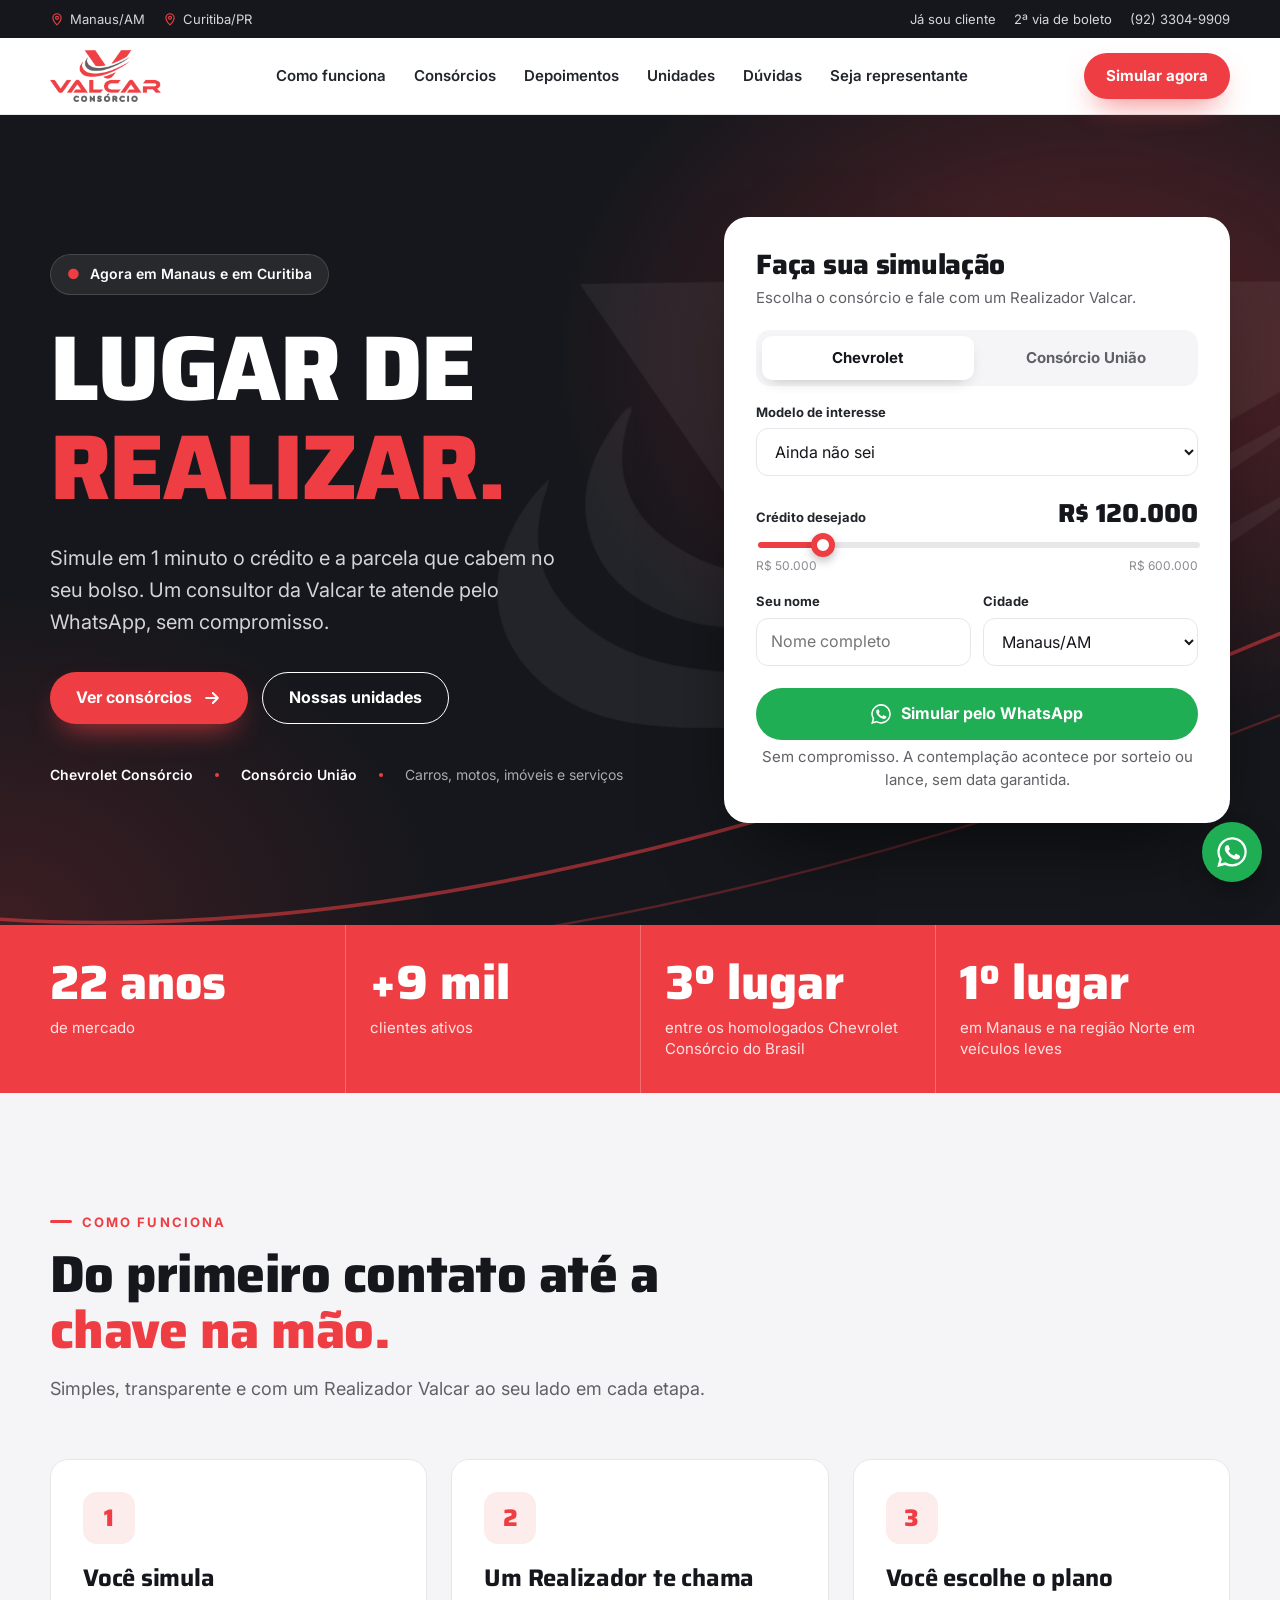
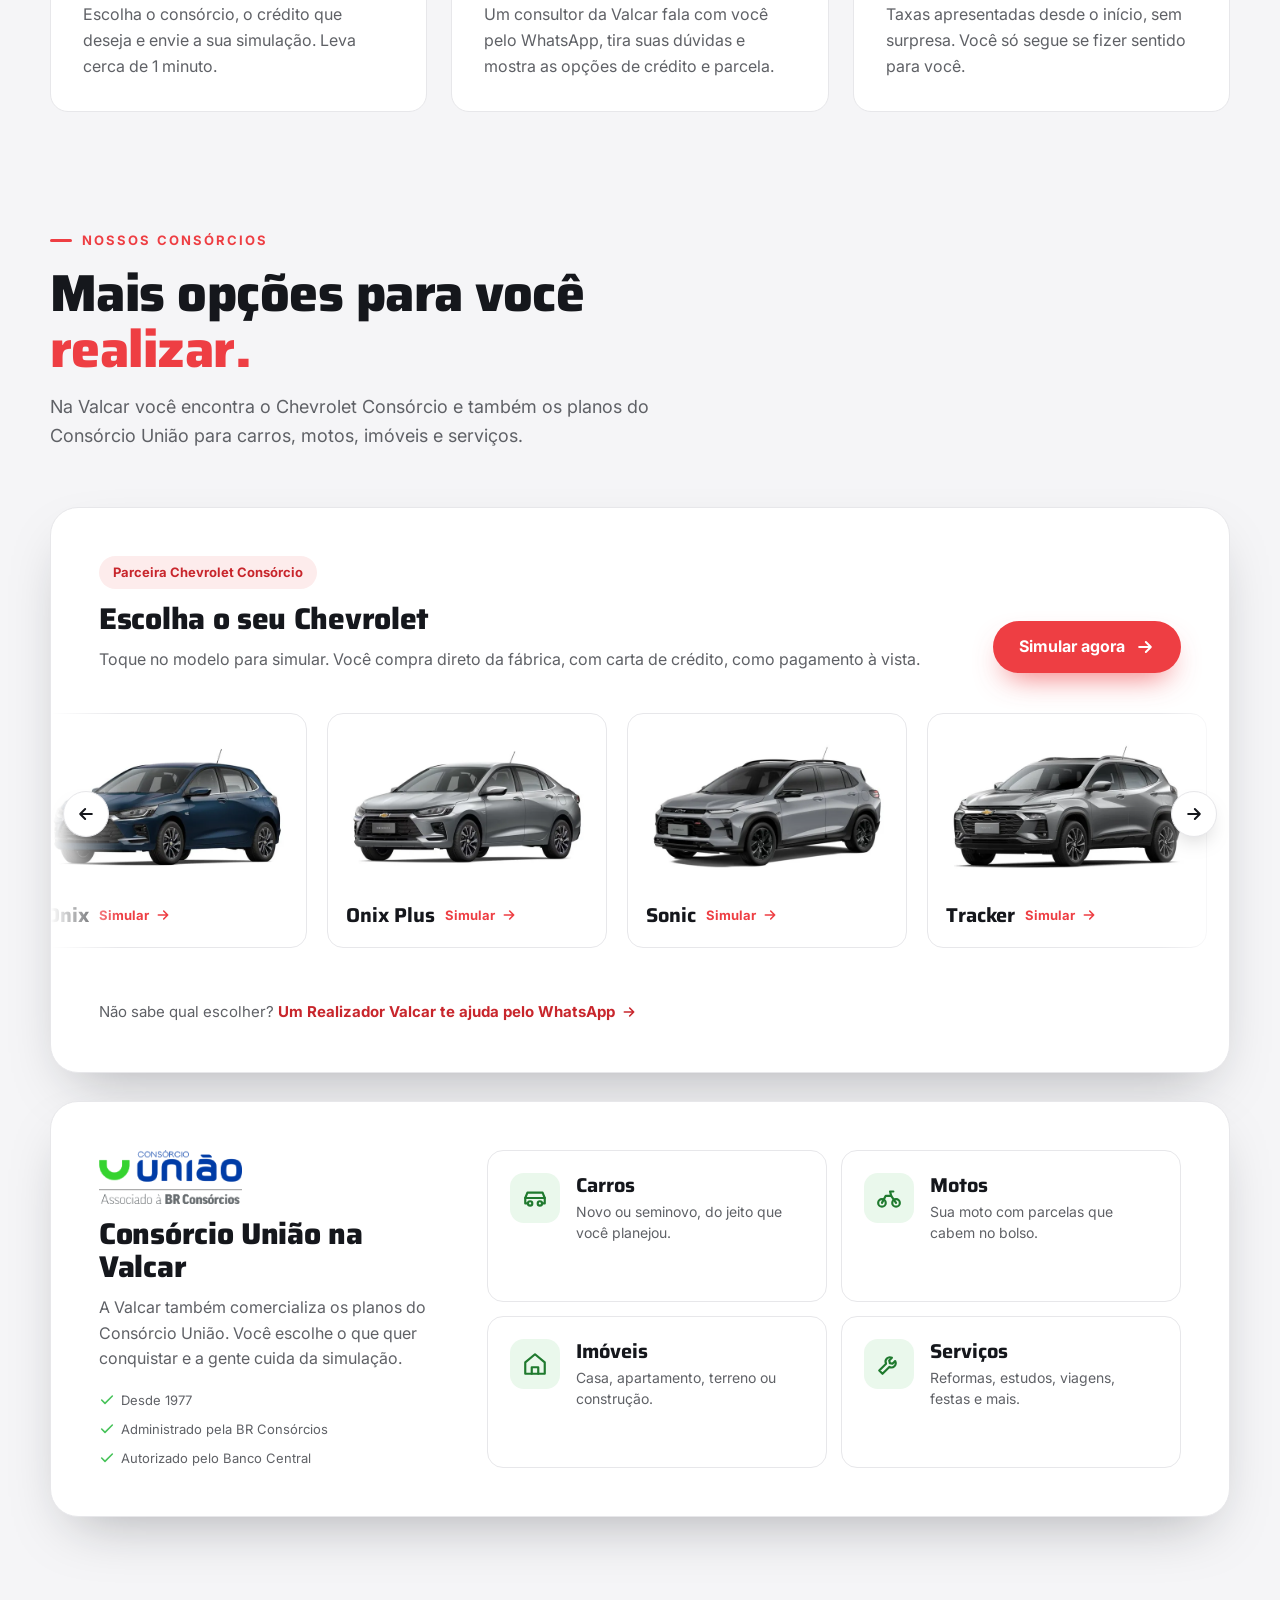
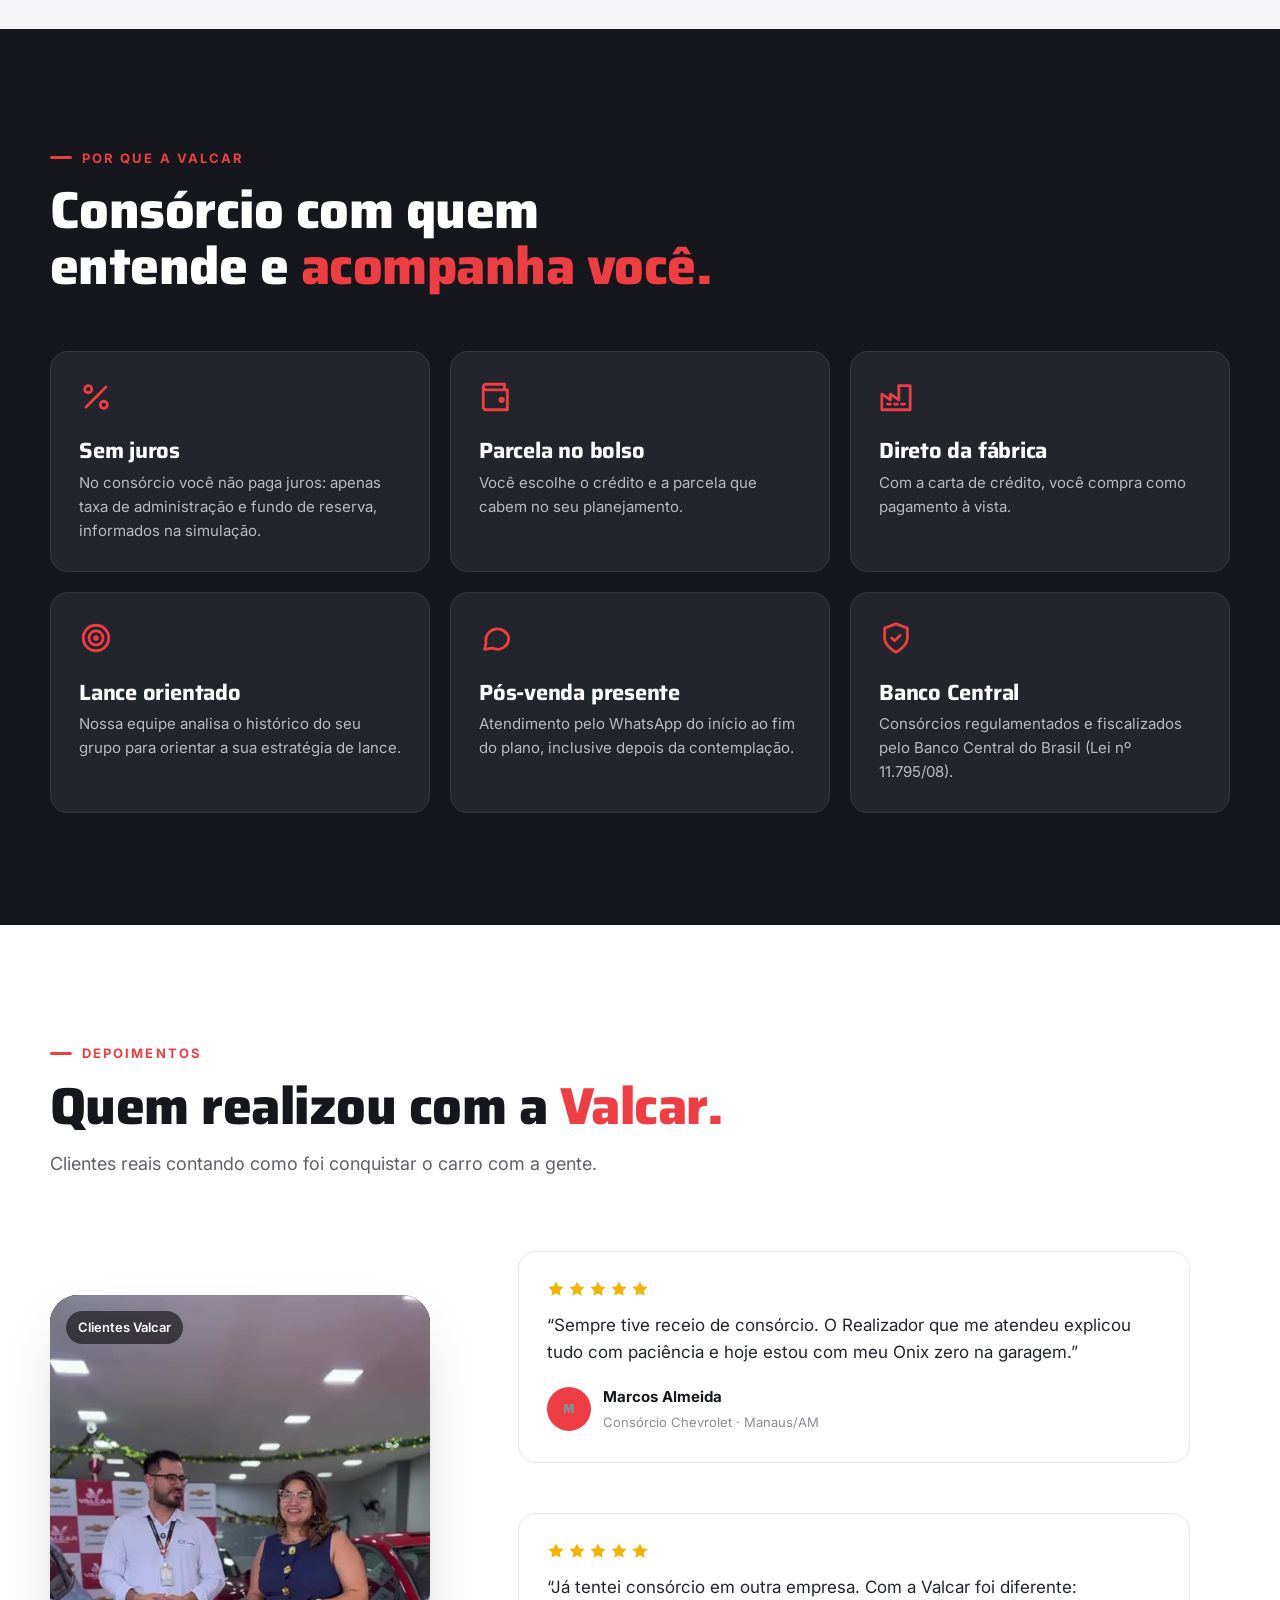
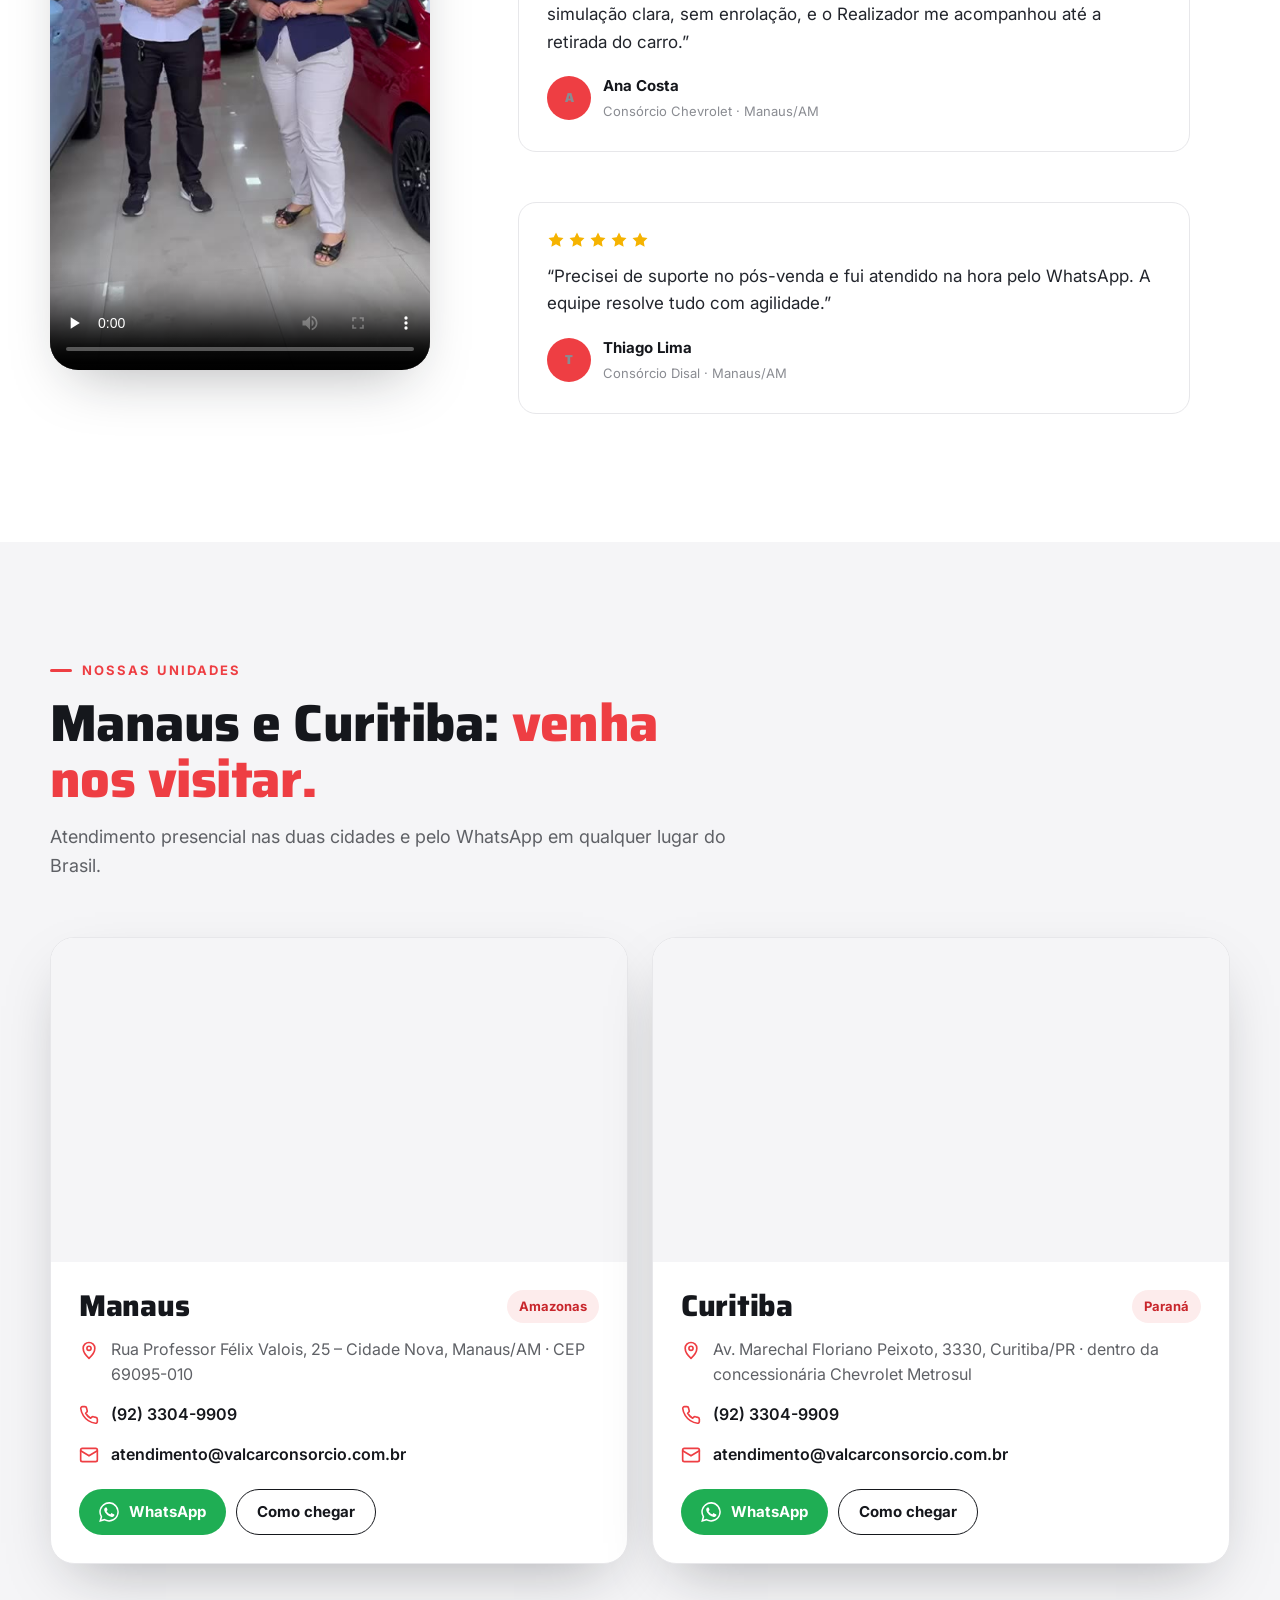
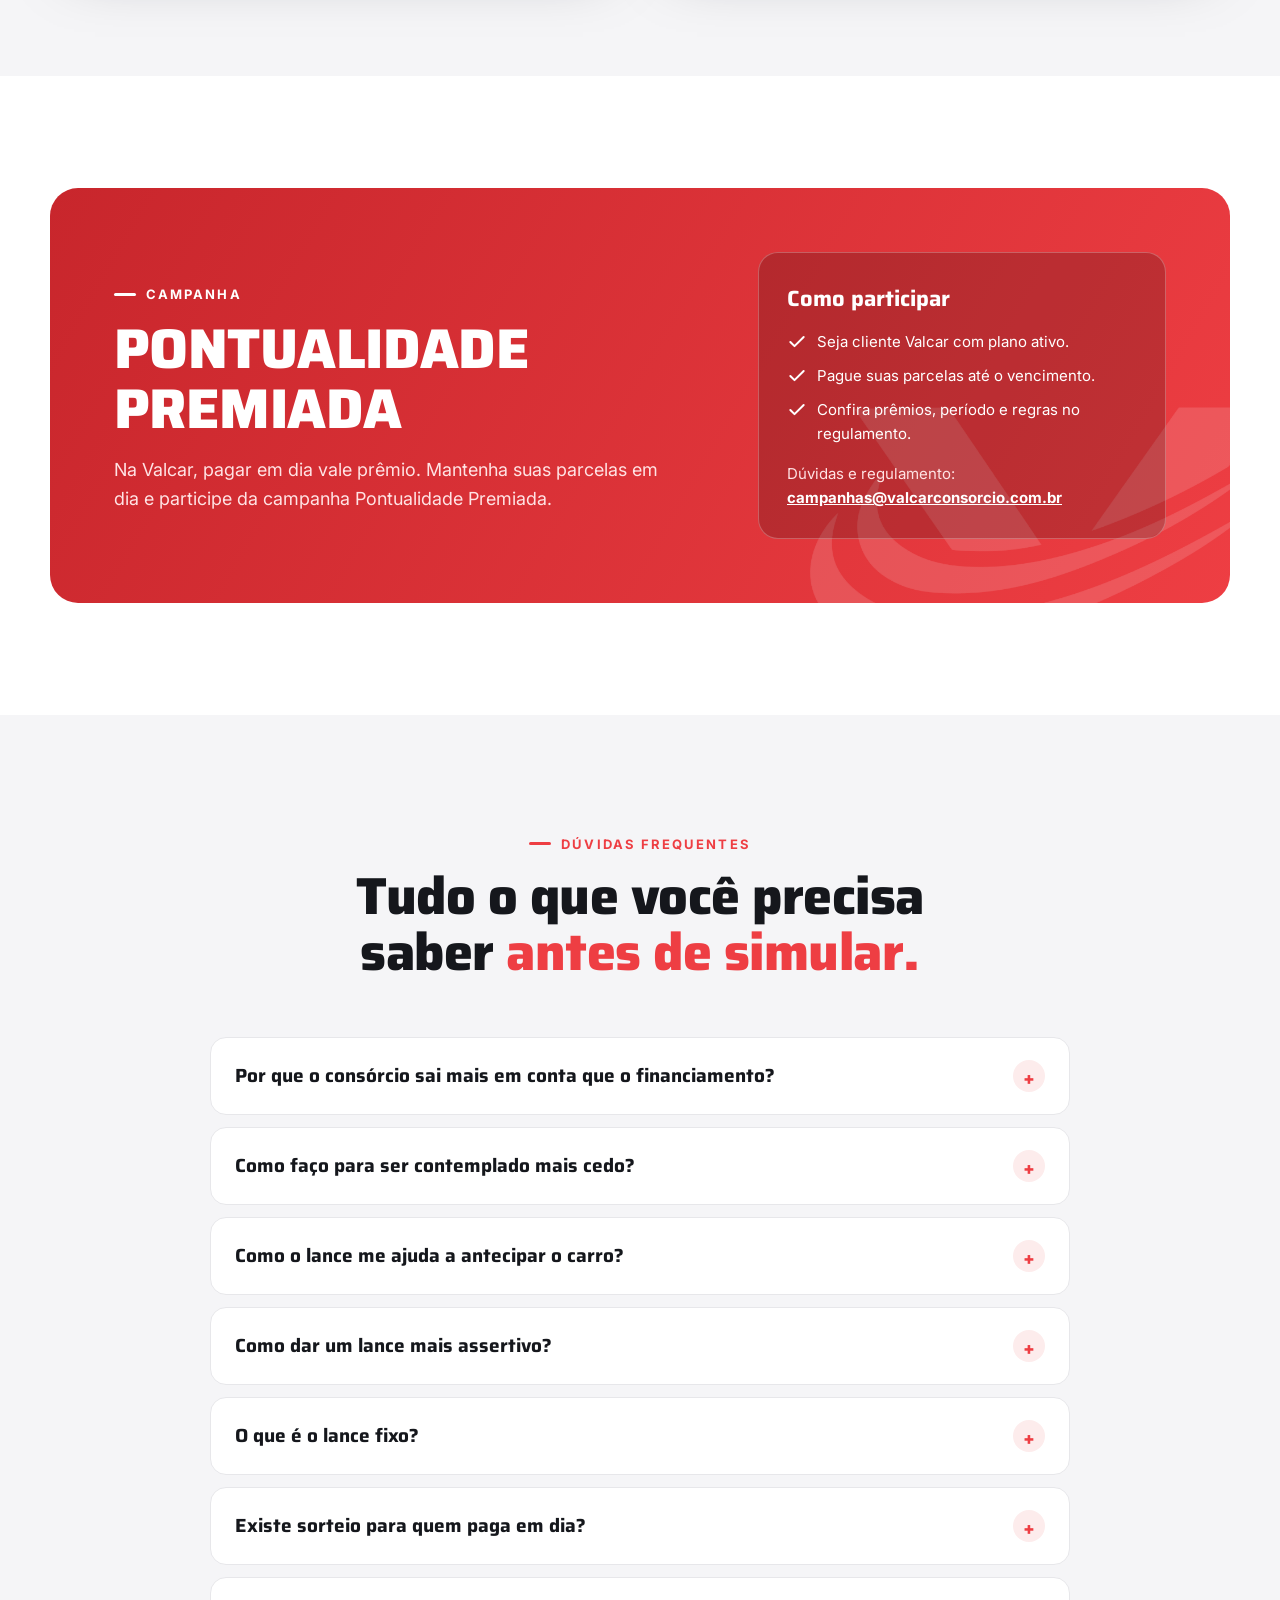
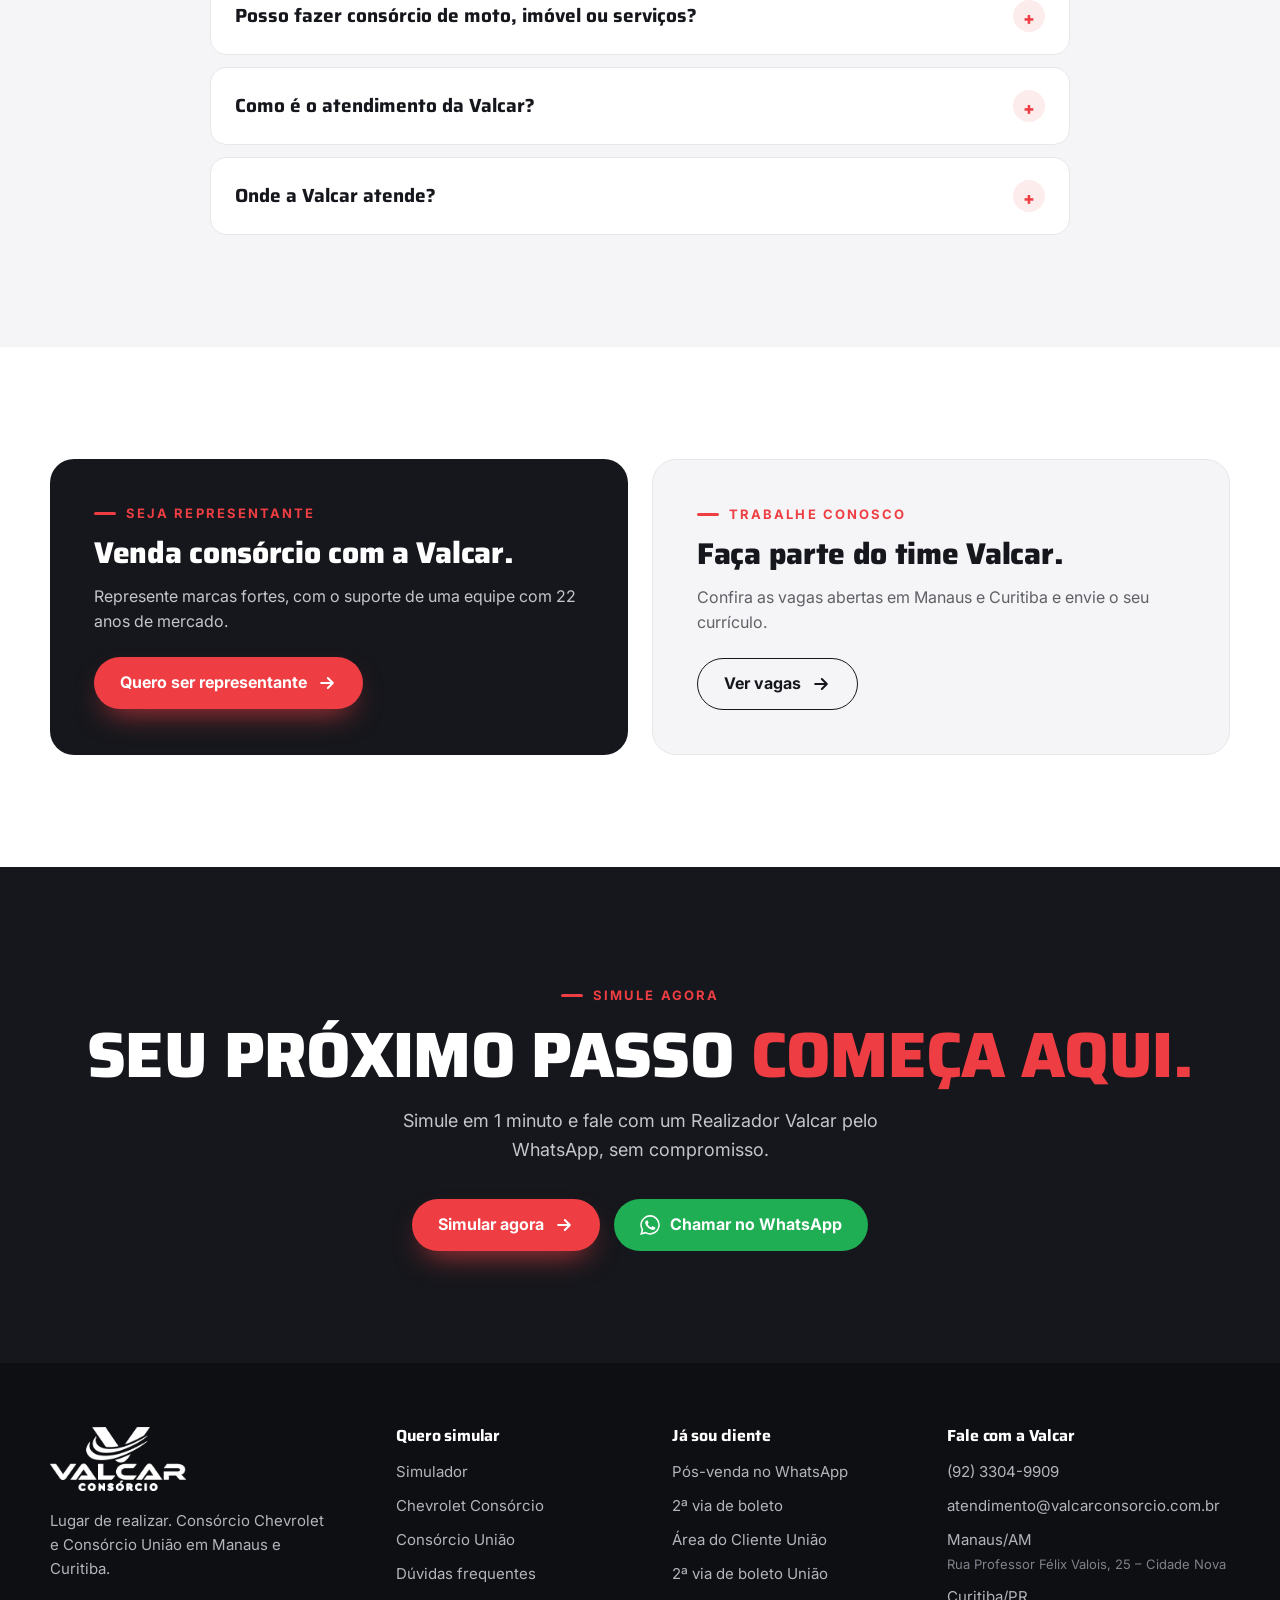
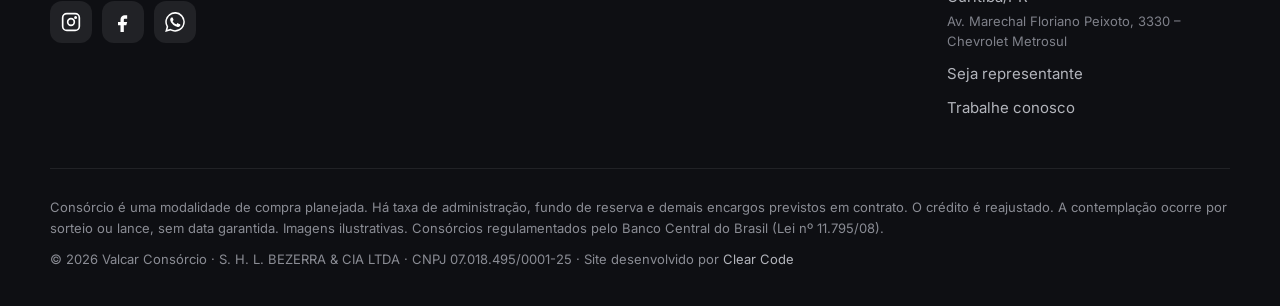
<file: index.html>
<!doctype html>
<html lang="pt-BR">
<head>
  <meta charset="utf-8">
  <meta name="viewport" content="width=device-width, initial-scale=1">
  <title>Valcar Consórcio | Lugar de realizar – Manaus e Curitiba</title>
  <meta name="description" content="Consórcio Chevrolet e Consórcio União em Manaus e Curitiba. Simule em 1 minuto o crédito e a parcela que cabem no seu bolso e fale com um consultor Valcar pelo WhatsApp.">
  <meta name="theme-color" content="#ee3e43">
  <link rel="canonical" href="https://consorciovalcar.com.br/">
  <link rel="icon" type="image/png" href="assets/img/favicon.png">
  <link rel="apple-touch-icon" href="assets/img/apple-touch-icon.png">
  <meta property="og:type" content="website">
  <meta property="og:locale" content="pt_BR">
  <meta property="og:title" content="Valcar Consórcio | Lugar de realizar">
  <meta property="og:description" content="Consórcio Chevrolet e Consórcio União em Manaus e Curitiba. Simule pelo WhatsApp, sem compromisso.">
  <meta property="og:url" content="https://consorciovalcar.com.br/">
  <meta property="og:image" content="https://consorciovalcar.com.br/assets/img/og-image.jpg">
  <meta name="twitter:card" content="summary_large_image">
  <link rel="preconnect" href="https://fonts.googleapis.com">
  <link rel="preconnect" href="https://fonts.gstatic.com" crossorigin>
  <link href="https://fonts.googleapis.com/css2?family=Inter:wght@400;500;600;700&family=Saira:wght@600;700;800&display=swap" rel="stylesheet">
  <link rel="stylesheet" href="assets/css/styles.css">
  <script type="application/ld+json">
  {
    "@context": "https://schema.org",
    "@type": "Organization",
    "name": "Valcar Consórcio",
    "legalName": "S. H. L. BEZERRA & CIA LTDA",
    "url": "https://consorciovalcar.com.br/",
    "logo": "https://consorciovalcar.com.br/assets/img/logo-valcar.png",
    "slogan": "Lugar de realizar.",
    "email": "atendimento@valcarconsorcio.com.br",
    "telephone": "+55 92 3304-9909",
    "sameAs": ["https://www.instagram.com/valcarconsorcio", "https://www.facebook.com/valcarconsorcio"],
    "location": [
      {"@type": "Place", "name": "Valcar Consórcio – Manaus", "address": {"@type": "PostalAddress", "streetAddress": "Rua Professor Félix Valois, 25 – Cidade Nova", "addressLocality": "Manaus", "addressRegion": "AM", "postalCode": "69095-010", "addressCountry": "BR"}},
      {"@type": "Place", "name": "Valcar Consórcio – Curitiba (Chevrolet Metrosul)", "address": {"@type": "PostalAddress", "streetAddress": "Av. Marechal Floriano Peixoto, 3330", "addressLocality": "Curitiba", "addressRegion": "PR", "addressCountry": "BR"}}
    ]
  }
  </script>
</head>
<body>
  <svg width="0" height="0" style="position:absolute" aria-hidden="true">
    <defs>
      <symbol id="i-pin" viewBox="0 0 24 24" fill="none" stroke="currentColor" stroke-width="2" stroke-linecap="round" stroke-linejoin="round"><path d="M12 22s7-6.1 7-12a7 7 0 1 0-14 0c0 5.9 7 12 7 12z"/><circle cx="12" cy="10" r="2.5"/></symbol>
      <symbol id="i-phone" viewBox="0 0 24 24" fill="none" stroke="currentColor" stroke-width="2" stroke-linecap="round" stroke-linejoin="round"><path d="M22 16.9v3a2 2 0 0 1-2.2 2 19.8 19.8 0 0 1-8.6-3.1 19.5 19.5 0 0 1-6-6A19.8 19.8 0 0 1 2.1 4.2 2 2 0 0 1 4.1 2h3a2 2 0 0 1 2 1.7c.1 1 .4 1.9.7 2.8a2 2 0 0 1-.5 2.1L8 9.9a16 16 0 0 0 6 6l1.3-1.3a2 2 0 0 1 2.1-.4c.9.3 1.8.6 2.8.7a2 2 0 0 1 1.7 2z"/></symbol>
      <symbol id="i-mail" viewBox="0 0 24 24" fill="none" stroke="currentColor" stroke-width="2" stroke-linecap="round" stroke-linejoin="round"><rect x="2" y="4" width="20" height="16" rx="2"/><path d="m22 7-10 6L2 7"/></symbol>
      <symbol id="i-arrow" viewBox="0 0 24 24" fill="none" stroke="currentColor" stroke-width="2.4" stroke-linecap="round" stroke-linejoin="round"><path d="M5 12h14M13 6l6 6-6 6"/></symbol>
      <symbol id="i-check" viewBox="0 0 24 24" fill="none" stroke="currentColor" stroke-width="2.4" stroke-linecap="round" stroke-linejoin="round"><path d="M20 6 9 17l-5-5"/></symbol>
      <symbol id="i-star" viewBox="0 0 24 24" fill="currentColor"><path d="m12 2 3.1 6.3 6.9 1-5 4.9 1.2 6.8L12 17.8 5.8 21l1.2-6.8-5-4.9 6.9-1z"/></symbol>
      <symbol id="i-wa" viewBox="0 0 24 24" fill="currentColor"><path d="M17.5 14.4c-.3-.1-1.8-.9-2-1s-.5-.1-.7.1-.8 1-.9 1.2-.3.2-.6.1a8.2 8.2 0 0 1-4-3.5c-.3-.5.3-.5.9-1.6.1-.2 0-.4 0-.5l-.9-2.2c-.2-.6-.5-.5-.7-.5h-.6a1.1 1.1 0 0 0-.8.4 3.4 3.4 0 0 0-1 2.5 5.9 5.9 0 0 0 1.2 3.1 13.5 13.5 0 0 0 5.2 4.6c1.9.8 2.7.9 3.6.8a3.1 3.1 0 0 0 2-1.4 2.5 2.5 0 0 0 .2-1.4c-.1-.2-.3-.3-.6-.4zM12 21.8a9.9 9.9 0 0 1-5-1.4l-.4-.2-3.7 1 1-3.6-.2-.4a9.9 9.9 0 1 1 8.3 4.6zm8.4-18.3A11.8 11.8 0 0 0 1.9 17.8L.2 24l6.4-1.7A11.8 11.8 0 0 0 23.8 12a11.7 11.7 0 0 0-3.4-8.5z"/></symbol>
      <symbol id="i-ig" viewBox="0 0 24 24" fill="none" stroke="currentColor" stroke-width="2" stroke-linecap="round" stroke-linejoin="round"><rect x="2" y="2" width="20" height="20" rx="5"/><circle cx="12" cy="12" r="4"/><circle cx="17.5" cy="6.5" r=".8" fill="currentColor"/></symbol>
      <symbol id="i-fb" viewBox="0 0 24 24" fill="currentColor"><path d="M14 8h3V4h-3a5 5 0 0 0-5 5v3H6v4h3v8h4v-8h3l1-4h-4V9a1 1 0 0 1 1-1z"/></symbol>
      <symbol id="i-car" viewBox="0 0 24 24" fill="none" stroke="currentColor" stroke-width="2" stroke-linecap="round" stroke-linejoin="round"><path d="M5 17H3v-5l2-5h14l2 5v5h-2"/><path d="M3 12h18"/><circle cx="7.5" cy="17" r="2"/><circle cx="16.5" cy="17" r="2"/></symbol>
      <symbol id="i-moto" viewBox="0 0 24 24" fill="none" stroke="currentColor" stroke-width="2" stroke-linecap="round" stroke-linejoin="round"><circle cx="5.5" cy="16.5" r="3.5"/><circle cx="18.5" cy="16.5" r="3.5"/><path d="M5.5 16.5 9 10h5l4.5 6.5"/><path d="M14 10l-1-4h3"/></symbol>
      <symbol id="i-home" viewBox="0 0 24 24" fill="none" stroke="currentColor" stroke-width="2" stroke-linecap="round" stroke-linejoin="round"><path d="M3 10.5 12 3l9 7.5V21H3z"/><path d="M9 21v-6h6v6"/></symbol>
      <symbol id="i-tool" viewBox="0 0 24 24" fill="none" stroke="currentColor" stroke-width="2" stroke-linecap="round" stroke-linejoin="round"><path d="M14.7 6.3a4 4 0 0 0-5.4 5.4L3 18l3 3 6.3-6.3a4 4 0 0 0 5.4-5.4l-2.5 2.5-2.4-.6-.6-2.4z"/></symbol>
      <symbol id="i-percent" viewBox="0 0 24 24" fill="none" stroke="currentColor" stroke-width="2" stroke-linecap="round" stroke-linejoin="round"><path d="M19 5 5 19"/><circle cx="6.5" cy="6.5" r="2.5"/><circle cx="17.5" cy="17.5" r="2.5"/></symbol>
      <symbol id="i-wallet" viewBox="0 0 24 24" fill="none" stroke="currentColor" stroke-width="2" stroke-linecap="round" stroke-linejoin="round"><path d="M20 7H5a2 2 0 0 1 0-4h13v4"/><path d="M3 5v14a2 2 0 0 0 2 2h15V7"/><circle cx="16" cy="14" r="1.2" fill="currentColor"/></symbol>
      <symbol id="i-factory" viewBox="0 0 24 24" fill="none" stroke="currentColor" stroke-width="2" stroke-linecap="round" stroke-linejoin="round"><path d="M2 21V10l6 4V10l6 4V4h8v17z"/><path d="M6 17h2M11 17h2M16 17h2"/></symbol>
      <symbol id="i-target" viewBox="0 0 24 24" fill="none" stroke="currentColor" stroke-width="2" stroke-linecap="round" stroke-linejoin="round"><circle cx="12" cy="12" r="9"/><circle cx="12" cy="12" r="5"/><circle cx="12" cy="12" r="1" fill="currentColor"/></symbol>
      <symbol id="i-chat" viewBox="0 0 24 24" fill="none" stroke="currentColor" stroke-width="2" stroke-linecap="round" stroke-linejoin="round"><path d="M21 12a8 8 0 0 1-11.6 7.1L4 20l1-4.6A8 8 0 1 1 21 12z"/></symbol>
      <symbol id="i-shield" viewBox="0 0 24 24" fill="none" stroke="currentColor" stroke-width="2" stroke-linecap="round" stroke-linejoin="round"><path d="M12 22s8-4 8-10V5l-8-3-8 3v7c0 6 8 10 8 10z"/><path d="m9 12 2 2 4-4"/></symbol>
      <symbol id="i-gift" viewBox="0 0 24 24" fill="none" stroke="currentColor" stroke-width="2" stroke-linecap="round" stroke-linejoin="round"><rect x="3" y="8" width="18" height="4" rx="1"/><path d="M12 8v13M19 12v9H5v-9"/><path d="M7.5 8a2.5 2.5 0 0 1 0-5C11 3 12 8 12 8s1-5 4.5-5a2.5 2.5 0 0 1 0 5"/></symbol>
      <symbol id="i-menu" viewBox="0 0 24 24" fill="none" stroke="currentColor" stroke-width="2.2" stroke-linecap="round"><path d="M4 7h16M4 12h16M4 17h16"/></symbol>
    </defs>
  </svg>

  <div class="topbar">
    <div class="wrap">
      <div class="topbar__cities">
        <span><svg><use href="#i-pin"/></svg>Manaus/AM</span>
        <span><svg><use href="#i-pin"/></svg>Curitiba/PR</span>
      </div>
      <div class="topbar__links">
        <a href="https://wa.me/559233049909?text=Ol%C3%A1%21%20Sou%20cliente%20Valcar%20e%20preciso%20de%20ajuda%20com%20o%20meu%20cons%C3%B3rcio." target="_blank" rel="noopener">Já sou cliente</a>
        <a href="https://wa.me/559233049909?text=Ol%C3%A1%21%20Preciso%20da%202%C2%AA%20via%20do%20meu%20boleto." target="_blank" rel="noopener">2ª via de boleto</a>
        <a href="tel:+559233049909">(92) 3304-9909</a>
      </div>
    </div>
  </div>

  <header class="header">
    <div class="wrap">
      <a class="header__logo" href="#topo" aria-label="Valcar Consórcio – início"><img src="assets/img/logo-valcar.png" alt="Valcar Consórcio" width="690" height="324"></a>
      <nav class="nav" aria-label="Menu principal">
        <a href="#como">Como funciona</a>
        <a href="#consorcios">Consórcios</a>
        <a href="#depoimentos">Depoimentos</a>
        <a href="#unidades">Unidades</a>
        <a href="#duvidas">Dúvidas</a>
        <a href="representante.html">Seja representante</a>
      </nav>
      <a class="btn btn--red" href="#topo">Simular agora</a>
      <button class="menu-btn" type="button" aria-label="Abrir menu" aria-expanded="false"><svg><use href="#i-menu"/></svg></button>
    </div>
  </header>

  <main>
    <section class="hero" id="topo">
      <div class="hero__bg" aria-hidden="true">
        <img class="hero__mark" src="assets/img/simbolo-branco.png" alt="">
        <svg class="hero__swoosh" viewBox="0 0 1200 400" preserveAspectRatio="none">
          <path d="M0 330 C 300 380, 700 300, 1200 60" fill="none" stroke="#ee3e43" stroke-opacity=".55" stroke-width="3"/>
          <path d="M0 370 C 360 410, 760 330, 1200 130" fill="none" stroke="#ee3e43" stroke-opacity=".3" stroke-width="2"/>
        </svg>
      </div>
      <div class="wrap">
        <div>
          <span class="hero__tag"><b>●</b> Agora em Manaus e em Curitiba</span>
          <h1>Lugar de <em>realizar.</em></h1>
          <p class="hero__lead">Simule em 1 minuto o crédito e a parcela que cabem no seu bolso. Um consultor da Valcar te atende pelo WhatsApp, sem compromisso.</p>
          <div class="hero__actions">
            <a class="btn btn--red" href="#consorcios">Ver consórcios <svg><use href="#i-arrow"/></svg></a>
            <a class="btn btn--ghost" href="#unidades">Nossas unidades</a>
          </div>
          <div class="hero__brands">
            <strong>Chevrolet Consórcio</strong><i></i><strong>Consórcio União</strong><i></i><span>Carros, motos, imóveis e serviços</span>
          </div>
        </div>

        <form class="sim" id="simulador" novalidate>
          <h2>Faça sua simulação</h2>
          <p>Escolha o consórcio e fale com um Realizador Valcar.</p>
          <div class="sim__tabs" role="tablist" aria-label="Escolha o consórcio">
            <button class="sim__tab" type="button" role="tab" data-brand="chevrolet" aria-selected="true">Chevrolet</button>
            <button class="sim__tab" type="button" role="tab" data-brand="uniao" aria-selected="false">Consórcio União</button>
          </div>

          <div data-for="chevrolet">
            <div class="field">
              <label for="sim-modelo">Modelo de interesse</label>
              <select id="sim-modelo">
                <option value="">Ainda não sei</option>
                <option>Onix</option><option>Onix Plus</option><option>Sonic</option><option>Tracker</option>
                <option>Spin</option><option>Montana</option><option>S10</option><option>Trailblazer</option>
                <option>Equinox</option><option>Silverado</option><option>Spark EUV</option><option>Captiva EV</option><option>Blazer EV</option>
              </select>
            </div>
          </div>

          <div data-for="uniao" hidden>
            <div class="field">
              <span class="label">O que você quer conquistar?</span>
              <div class="chips">
                <button class="chip" type="button" data-product="carro" aria-pressed="true">Carro</button>
                <button class="chip" type="button" data-product="moto" aria-pressed="false">Moto</button>
                <button class="chip" type="button" data-product="imovel" aria-pressed="false">Imóvel</button>
                <button class="chip" type="button" data-product="servicos" aria-pressed="false">Serviços</button>
              </div>
            </div>
          </div>

          <div class="field">
            <div class="range-row"><label for="sim-credito">Crédito desejado</label><span class="range-value" data-range-value>R$ 120.000</span></div>
            <input type="range" id="sim-credito" min="50000" max="600000" step="5000" value="120000">
            <div class="range-limits"><span data-range-min></span><span data-range-max></span></div>
          </div>

          <div class="grid-2">
            <div class="field">
              <label for="sim-nome">Seu nome</label>
              <input id="sim-nome" name="nome" autocomplete="name" required placeholder="Nome completo">
            </div>
            <div class="field">
              <label for="sim-cidade">Cidade</label>
              <select id="sim-cidade" required>
                <option>Manaus/AM</option>
                <option>Curitiba/PR</option>
                <option>Outra cidade</option>
              </select>
            </div>
          </div>

          <button class="btn btn--wa btn--block" type="submit"><svg><use href="#i-wa"/></svg>Simular pelo WhatsApp</button>
          <p class="sim__note">Sem compromisso. A contemplação acontece por sorteio ou lance, sem data garantida.</p>
        </form>
      </div>
    </section>

    <section class="stats" aria-label="Valcar em números">
      <div class="wrap">
        <div class="stat"><strong>22 anos</strong><span>de mercado</span></div>
        <div class="stat"><strong>+9 mil</strong><span>clientes ativos</span></div>
        <div class="stat"><strong>3º lugar</strong><span>entre os homologados Chevrolet Consórcio do Brasil</span></div>
        <div class="stat"><strong>1º lugar</strong><span>em Manaus e na região Norte em veículos leves</span></div>
      </div>
    </section>

    <section class="section section--soft" id="como">
      <div class="wrap">
        <div class="section-head reveal">
          <span class="eyebrow">Como funciona</span>
          <h2>Do primeiro contato até a <span class="red">chave na mão.</span></h2>
          <p>Simples, transparente e com um Realizador Valcar ao seu lado em cada etapa.</p>
        </div>
        <div class="steps">
          <article class="step reveal">
            <div class="step__n">1</div>
            <h3>Você simula</h3>
            <p>Escolha o consórcio, o crédito que deseja e envie a sua simulação. Leva cerca de 1 minuto.</p>
          </article>
          <article class="step reveal">
            <div class="step__n">2</div>
            <h3>Um Realizador te chama</h3>
            <p>Um consultor da Valcar fala com você pelo WhatsApp, tira suas dúvidas e mostra as opções de crédito e parcela.</p>
          </article>
          <article class="step reveal">
            <div class="step__n">3</div>
            <h3>Você escolhe o plano</h3>
            <p>Taxas apresentadas desde o início, sem surpresa. Você só segue se fizer sentido para você.</p>
          </article>
        </div>
      </div>
    </section>

    <section class="section section--soft" id="consorcios" style="padding-top:0">
      <div class="wrap">
        <div class="section-head reveal">
          <span class="eyebrow">Nossos consórcios</span>
          <h2>Mais opções para você <span class="red">realizar.</span></h2>
          <p>Na Valcar você encontra o Chevrolet Consórcio e também os planos do Consórcio União para carros, motos, imóveis e serviços.</p>
        </div>

        <div class="brand-block brand-block--stack reveal">
          <div class="brand-block__intro">
            <span class="badge badge--red">Parceira Chevrolet Consórcio</span>
            <h3>Escolha o seu Chevrolet</h3>
            <p>Toque no modelo para simular. Você compra direto da fábrica, com carta de crédito, como pagamento à vista.</p>
            <a class="btn btn--red" href="#topo">Simular agora <svg><use href="#i-arrow"/></svg></a>
          </div>
          <div class="models-slider">
            <div class="models" data-slider tabindex="0" aria-label="Modelos Chevrolet – arraste para ver mais">
            <button class="model" type="button" data-simular-modelo="Onix"><img src="assets/img/modelos/onix.webp" alt="Chevrolet Onix" width="640" height="400" loading="lazy"><span class="model__name">Onix<span class="model__cta">Simular<svg><use href="#i-arrow"/></svg></span></span></button>
            <button class="model" type="button" data-simular-modelo="Onix Plus"><img src="assets/img/modelos/onix-plus.webp" alt="Chevrolet Onix Plus" width="640" height="400" loading="lazy"><span class="model__name">Onix Plus<span class="model__cta">Simular<svg><use href="#i-arrow"/></svg></span></span></button>
            <button class="model" type="button" data-simular-modelo="Sonic"><img src="assets/img/modelos/sonic.webp" alt="Chevrolet Sonic" width="640" height="400" loading="lazy"><span class="model__name">Sonic<span class="model__cta">Simular<svg><use href="#i-arrow"/></svg></span></span></button>
            <button class="model" type="button" data-simular-modelo="Tracker"><img src="assets/img/modelos/tracker.webp" alt="Chevrolet Tracker" width="640" height="400" loading="lazy"><span class="model__name">Tracker<span class="model__cta">Simular<svg><use href="#i-arrow"/></svg></span></span></button>
            <button class="model" type="button" data-simular-modelo="Spin"><img src="assets/img/modelos/spin.webp" alt="Chevrolet Spin" width="640" height="400" loading="lazy"><span class="model__name">Spin<span class="model__cta">Simular<svg><use href="#i-arrow"/></svg></span></span></button>
            <button class="model" type="button" data-simular-modelo="Montana"><img src="assets/img/modelos/montana.webp" alt="Chevrolet Montana" width="640" height="400" loading="lazy"><span class="model__name">Montana<span class="model__cta">Simular<svg><use href="#i-arrow"/></svg></span></span></button>
            <button class="model" type="button" data-simular-modelo="S10"><img src="assets/img/modelos/s10.webp" alt="Chevrolet S10" width="640" height="400" loading="lazy"><span class="model__name">S10<span class="model__cta">Simular<svg><use href="#i-arrow"/></svg></span></span></button>
            <button class="model" type="button" data-simular-modelo="Trailblazer"><img src="assets/img/modelos/trailblazer.webp" alt="Chevrolet Trailblazer" width="640" height="400" loading="lazy"><span class="model__name">Trailblazer<span class="model__cta">Simular<svg><use href="#i-arrow"/></svg></span></span></button>
            <button class="model" type="button" data-simular-modelo="Equinox"><img src="assets/img/modelos/equinox.webp" alt="Chevrolet Equinox" width="640" height="400" loading="lazy"><span class="model__name">Equinox<span class="model__cta">Simular<svg><use href="#i-arrow"/></svg></span></span></button>
            <button class="model" type="button" data-simular-modelo="Silverado"><img src="assets/img/modelos/silverado.webp" alt="Chevrolet Silverado" width="640" height="400" loading="lazy"><span class="model__name">Silverado<span class="model__cta">Simular<svg><use href="#i-arrow"/></svg></span></span></button>
            <button class="model" type="button" data-simular-modelo="Spark EUV"><img src="assets/img/modelos/spark-euv.webp" alt="Chevrolet Spark EUV" width="640" height="400" loading="lazy"><span class="model__name">Spark EUV<span class="model__cta">Simular<svg><use href="#i-arrow"/></svg></span></span></button>
            <button class="model" type="button" data-simular-modelo="Captiva EV"><img src="assets/img/modelos/captiva-ev.webp" alt="Chevrolet Captiva EV" width="640" height="400" loading="lazy"><span class="model__name">Captiva EV<span class="model__cta">Simular<svg><use href="#i-arrow"/></svg></span></span></button>
            <button class="model" type="button" data-simular-modelo="Blazer EV"><img src="assets/img/modelos/blazer-ev.webp" alt="Chevrolet Blazer EV" width="640" height="400" loading="lazy"><span class="model__name">Blazer EV<span class="model__cta">Simular<svg><use href="#i-arrow"/></svg></span></span></button>
            
          </div>
            <button class="slider-nav slider-nav--prev" type="button" aria-label="Modelo anterior" data-slide="-1"><svg style="transform:rotate(180deg)"><use href="#i-arrow"/></svg></button>
            <button class="slider-nav slider-nav--next" type="button" aria-label="Próximo modelo" data-slide="1"><svg><use href="#i-arrow"/></svg></button>
          </div>
          <p class="models-help">Não sabe qual escolher? <a href="https://wa.me/559233049909?text=Ol%C3%A1%21%20Quero%20ajuda%20para%20escolher%20o%20meu%20Chevrolet%20no%20cons%C3%B3rcio." target="_blank" rel="noopener">Um Realizador Valcar te ajuda pelo WhatsApp <svg><use href="#i-arrow"/></svg></a></p>
        </div>

        <div class="brand-block reveal">
          <div class="brand-block__intro">
            <img class="uniao-logo" src="assets/img/logo-uniao.png" alt="Consórcio União – Associado à BR Consórcios" width="175" height="66">
            <h3>Consórcio União na Valcar</h3>
            <p>A Valcar também comercializa os planos do Consórcio União. Você escolhe o que quer conquistar e a gente cuida da simulação.</p>
            <div class="uniao-facts">
              <span><svg><use href="#i-check"/></svg>Desde 1977</span>
              <span><svg><use href="#i-check"/></svg>Administrado pela BR Consórcios</span>
              <span><svg><use href="#i-check"/></svg>Autorizado pelo Banco Central</span>
            </div>
          </div>
          <div class="products">
            <button class="product" type="button" data-simular-uniao="carro">
              <span class="product__icon"><svg><use href="#i-car"/></svg></span>
              <span><strong class="product__title">Carros</strong><span class="product__text">Novo ou seminovo, do jeito que você planejou.</span></span>
            </button>
            <button class="product" type="button" data-simular-uniao="moto">
              <span class="product__icon"><svg><use href="#i-moto"/></svg></span>
              <span><strong class="product__title">Motos</strong><span class="product__text">Sua moto com parcelas que cabem no bolso.</span></span>
            </button>
            <button class="product" type="button" data-simular-uniao="imovel">
              <span class="product__icon"><svg><use href="#i-home"/></svg></span>
              <span><strong class="product__title">Imóveis</strong><span class="product__text">Casa, apartamento, terreno ou construção.</span></span>
            </button>
            <button class="product" type="button" data-simular-uniao="servicos">
              <span class="product__icon"><svg><use href="#i-tool"/></svg></span>
              <span><strong class="product__title">Serviços</strong><span class="product__text">Reformas, estudos, viagens, festas e mais.</span></span>
            </button>
          </div>
        </div>
      </div>
    </section>

    <section class="section section--dark" id="por-que">
      <div class="wrap">
        <div class="section-head reveal">
          <span class="eyebrow">Por que a Valcar</span>
          <h2>Consórcio com quem entende e <span class="red">acompanha você.</span></h2>
        </div>
        <div class="why">
          <div class="why__item reveal"><svg><use href="#i-percent"/></svg><h3>Sem juros</h3><p>No consórcio você não paga juros: apenas taxa de administração e fundo de reserva, informados na simulação.</p></div>
          <div class="why__item reveal"><svg><use href="#i-wallet"/></svg><h3>Parcela no bolso</h3><p>Você escolhe o crédito e a parcela que cabem no seu planejamento.</p></div>
          <div class="why__item reveal"><svg><use href="#i-factory"/></svg><h3>Direto da fábrica</h3><p>Com a carta de crédito, você compra como pagamento à vista.</p></div>
          <div class="why__item reveal"><svg><use href="#i-target"/></svg><h3>Lance orientado</h3><p>Nossa equipe analisa o histórico do seu grupo para orientar a sua estratégia de lance.</p></div>
          <div class="why__item reveal"><svg><use href="#i-chat"/></svg><h3>Pós-venda presente</h3><p>Atendimento pelo WhatsApp do início ao fim do plano, inclusive depois da contemplação.</p></div>
          <div class="why__item reveal"><svg><use href="#i-shield"/></svg><h3>Banco Central</h3><p>Consórcios regulamentados e fiscalizados pelo Banco Central do Brasil (Lei nº 11.795/08).</p></div>
        </div>
      </div>
    </section>

    <section class="section" id="depoimentos">
      <div class="wrap">
        <div class="section-head reveal">
          <span class="eyebrow">Depoimentos</span>
          <h2>Quem realizou com a <span class="red">Valcar.</span></h2>
          <p>Clientes reais contando como foi conquistar o carro com a gente.</p>
        </div>
        <div class="testi">
          <div class="video-card reveal">
            <video controls playsinline preload="none" poster="assets/img/cliente-10.jpg">
              <source src="assets/depoimentos-valcar.mp4" type="video/mp4">
              Seu navegador não reproduz vídeo. <a href="assets/depoimentos-valcar.mp4">Baixe o vídeo</a>.
            </video>
            <span class="video-card__label">Clientes Valcar</span>
          </div>
          <div class="quotes">
            <figure class="quote reveal">
              <div class="stars" aria-label="5 estrelas"><svg><use href="#i-star"/></svg><svg><use href="#i-star"/></svg><svg><use href="#i-star"/></svg><svg><use href="#i-star"/></svg><svg><use href="#i-star"/></svg></div>
              <blockquote>“Sempre tive receio de consórcio. O Realizador que me atendeu explicou tudo com paciência e hoje estou com meu Onix zero na garagem.”</blockquote>
              <footer><span class="avatar">M</span><div><strong>Marcos Almeida</strong><span>Consórcio Chevrolet · Manaus/AM</span></div></footer>
            </figure>
            <figure class="quote reveal">
              <div class="stars" aria-label="5 estrelas"><svg><use href="#i-star"/></svg><svg><use href="#i-star"/></svg><svg><use href="#i-star"/></svg><svg><use href="#i-star"/></svg><svg><use href="#i-star"/></svg></div>
              <blockquote>“Já tentei consórcio em outra empresa. Com a Valcar foi diferente: simulação clara, sem enrolação, e o Realizador me acompanhou até a retirada do carro.”</blockquote>
              <footer><span class="avatar">A</span><div><strong>Ana Costa</strong><span>Consórcio Chevrolet · Manaus/AM</span></div></footer>
            </figure>
            <figure class="quote reveal">
              <div class="stars" aria-label="5 estrelas"><svg><use href="#i-star"/></svg><svg><use href="#i-star"/></svg><svg><use href="#i-star"/></svg><svg><use href="#i-star"/></svg><svg><use href="#i-star"/></svg></div>
              <blockquote>“Precisei de suporte no pós-venda e fui atendido na hora pelo WhatsApp. A equipe resolve tudo com agilidade.”</blockquote>
              <footer><span class="avatar">T</span><div><strong>Thiago Lima</strong><span>Consórcio Disal · Manaus/AM</span></div></footer>
            </figure>
          </div>
        </div>
      </div>
    </section>

    <section class="section section--soft" id="unidades">
      <div class="wrap">
        <div class="section-head reveal">
          <span class="eyebrow">Nossas unidades</span>
          <h2>Manaus e Curitiba: <span class="red">venha nos visitar.</span></h2>
          <p>Atendimento presencial nas duas cidades e pelo WhatsApp em qualquer lugar do Brasil.</p>
        </div>
        <div class="units">
          <article class="unit reveal">
            <div class="unit__map"><iframe title="Mapa da Valcar em Manaus" loading="lazy" referrerpolicy="no-referrer-when-downgrade" src="https://www.google.com/maps?q=Rua%20Professor%20F%C3%A9lix%20Valois%2C%2025%2C%20Cidade%20Nova%2C%20Manaus%20-%20AM%2C%2069095-010&output=embed"></iframe></div>
            <div class="unit__body">
              <div class="unit__city"><h3>Manaus</h3><span>Amazonas</span></div>
              <p class="unit__line"><svg><use href="#i-pin"/></svg>Rua Professor Félix Valois, 25 – Cidade Nova, Manaus/AM · CEP 69095-010</p>
              <p class="unit__line"><svg><use href="#i-phone"/></svg><a href="tel:+559233049909">(92) 3304-9909</a></p>
              <p class="unit__line"><svg><use href="#i-mail"/></svg><a href="mailto:atendimento@valcarconsorcio.com.br">atendimento@valcarconsorcio.com.br</a></p>
              <div class="unit__actions">
                <a class="btn btn--wa" href="https://wa.me/559233049909?text=Ol%C3%A1%21%20Quero%20falar%20com%20a%20Valcar%20de%20Manaus." target="_blank" rel="noopener"><svg><use href="#i-wa"/></svg>WhatsApp</a>
                <a class="btn btn--ghost" href="https://www.google.com/maps/search/?api=1&query=Rua%20Professor%20F%C3%A9lix%20Valois%2C%2025%2C%20Cidade%20Nova%2C%20Manaus%20-%20AM" target="_blank" rel="noopener">Como chegar</a>
              </div>
            </div>
          </article>
          <article class="unit reveal">
            <div class="unit__map"><iframe title="Mapa da Valcar em Curitiba" loading="lazy" referrerpolicy="no-referrer-when-downgrade" src="https://www.google.com/maps?q=Av.%20Marechal%20Floriano%20Peixoto%2C%203330%2C%20Curitiba%20-%20PR&output=embed"></iframe></div>
            <div class="unit__body">
              <div class="unit__city"><h3>Curitiba</h3><span>Paraná</span></div>
              <p class="unit__line"><svg><use href="#i-pin"/></svg>Av. Marechal Floriano Peixoto, 3330, Curitiba/PR · dentro da concessionária Chevrolet Metrosul</p>
              <p class="unit__line"><svg><use href="#i-phone"/></svg><a href="tel:+559233049909">(92) 3304-9909</a></p>
              <p class="unit__line"><svg><use href="#i-mail"/></svg><a href="mailto:atendimento@valcarconsorcio.com.br">atendimento@valcarconsorcio.com.br</a></p>
              <div class="unit__actions">
                <a class="btn btn--wa" href="https://wa.me/559233049909?text=Ol%C3%A1%21%20Quero%20falar%20com%20a%20Valcar%20de%20Curitiba." target="_blank" rel="noopener"><svg><use href="#i-wa"/></svg>WhatsApp</a>
                <a class="btn btn--ghost" href="https://www.google.com/maps/search/?api=1&query=Av.%20Marechal%20Floriano%20Peixoto%2C%203330%2C%20Curitiba%20-%20PR" target="_blank" rel="noopener">Como chegar</a>
              </div>
            </div>
          </article>
        </div>
      </div>
    </section>

    <section class="section" id="pontualidade">
      <div class="wrap">
        <div class="campaign reveal">
          <img class="campaign__mark" src="assets/img/simbolo-branco.png" alt="" aria-hidden="true">
          <div>
            <span class="eyebrow">Campanha</span>
            <h2>Pontualidade Premiada</h2>
            <p>Na Valcar, pagar em dia vale prêmio. Mantenha suas parcelas em dia e participe da campanha Pontualidade Premiada.</p>
          </div>
          <div class="campaign__box">
            <strong>Como participar</strong>
            <ul>
              <li><svg><use href="#i-check"/></svg>Seja cliente Valcar com plano ativo.</li>
              <li><svg><use href="#i-check"/></svg>Pague suas parcelas até o vencimento.</li>
              <li><svg><use href="#i-check"/></svg>Confira prêmios, período e regras no regulamento.</li>
            </ul>
            <p style="margin-top:16px;font-size:15px">Dúvidas e regulamento: <a href="mailto:campanhas@valcarconsorcio.com.br">campanhas@valcarconsorcio.com.br</a></p>
          </div>
        </div>
      </div>
    </section>

    <section class="section section--soft" id="duvidas">
      <div class="wrap">
        <div class="section-head center reveal">
          <span class="eyebrow">Dúvidas frequentes</span>
          <h2>Tudo o que você precisa saber <span class="red">antes de simular.</span></h2>
        </div>
        <div class="faq reveal">
          <details>
            <summary>Por que o consórcio sai mais em conta que o financiamento?</summary>
            <p>Porque no consórcio não há juros. Você paga a taxa de administração e o fundo de reserva, informados desde a simulação. E, quando é contemplado, compra com a carta de crédito, como pagamento à vista.</p>
          </details>
          <details>
            <summary>Como faço para ser contemplado mais cedo?</summary>
            <p>Além do sorteio, você pode ofertar lance. Combinar sorteio, lance livre e lance fixo aumenta as suas chances de contemplação.</p>
          </details>
          <details>
            <summary>Como o lance me ajuda a antecipar o carro?</summary>
            <p>Com o lance embutido, dependendo do grupo, você pode usar até 15% do valor da sua carta de crédito como parte do lance, sem precisar desembolsar esse valor.</p>
          </details>
          <details>
            <summary>Como dar um lance mais assertivo?</summary>
            <p>A nossa equipe analisa o histórico de lances do seu grupo e orienta a sua estratégia. Esse histórico é uma referência, não uma garantia de contemplação.</p>
          </details>
          <details>
            <summary>O que é o lance fixo?</summary>
            <p>É um lance com valor predefinido pelo grupo. Assim você já sabe exatamente quanto ofertar.</p>
          </details>
          <details>
            <summary>Existe sorteio para quem paga em dia?</summary>
            <p>Sim! Quem mantém as parcelas em dia concorre a um sorteio semanal de R$ 25 mil. Pagar em dia mantém o seu plano forte e ainda coloca você na disputa por um prêmio.</p>
          </details>
          <details>
            <summary>Posso fazer consórcio de moto, imóvel ou serviços?</summary>
            <p>Pode. Além do Chevrolet Consórcio, a Valcar comercializa os planos do Consórcio União para carros, motos, imóveis e serviços. É só escolher “Consórcio União” no simulador.</p>
          </details>
          <details>
            <summary>Como é o atendimento da Valcar?</summary>
            <p>Personalizado do começo ao fim. Depois da sua simulação, um consultor da nossa equipe de especialistas chama você no WhatsApp, entende o seu objetivo e monta o plano ideal de crédito, parcela e estratégia de lance. E o acompanhamento continua ao longo de todo o plano.</p>
          </details>
          <details>
            <summary>Onde a Valcar atende?</summary>
            <p>Temos unidades em Manaus (Cidade Nova) e em Curitiba (dentro da Chevrolet Metrosul). Pelo WhatsApp, atendemos clientes de todo o Brasil.</p>
          </details>
        </div>
      </div>
    </section>

    <section class="section" id="trabalhe">
      <div class="wrap join">
        <div class="join__card reveal">
          <span class="eyebrow">Seja representante</span>
          <h3>Venda consórcio com a Valcar.</h3>
          <p>Represente marcas fortes, com o suporte de uma equipe com 22 anos de mercado.</p>
          <a class="btn btn--red" href="representante.html">Quero ser representante <svg><use href="#i-arrow"/></svg></a>
        </div>
        <div class="join__card join__card--light reveal">
          <span class="eyebrow">Trabalhe conosco</span>
          <h3>Faça parte do time Valcar.</h3>
          <p>Confira as vagas abertas em Manaus e Curitiba e envie o seu currículo.</p>
          <a class="btn btn--ghost" href="https://valcar.vagas.solides.com.br/" target="_blank" rel="noopener">Ver vagas <svg><use href="#i-arrow"/></svg></a>
        </div>
      </div>
    </section>

    <section class="section section--dark cta">
      <div class="wrap reveal">
        <span class="eyebrow">Simule agora</span>
        <h2 style="margin-top:14px">Seu próximo passo <span class="red">começa aqui.</span></h2>
        <p>Simule em 1 minuto e fale com um Realizador Valcar pelo WhatsApp, sem compromisso.</p>
        <div class="hero__actions">
          <a class="btn btn--red" href="#topo">Simular agora <svg><use href="#i-arrow"/></svg></a>
          <a class="btn btn--wa" href="https://wa.me/559233049909?text=Ol%C3%A1%21%20Quero%20saber%20mais%20sobre%20cons%C3%B3rcio." target="_blank" rel="noopener"><svg><use href="#i-wa"/></svg>Chamar no WhatsApp</a>
        </div>
      </div>
    </section>
  </main>

  <footer class="footer">
    <div class="wrap">
      <div class="footer__top">
        <div class="footer__brand">
          <img src="assets/img/logo-valcar-branco.png" alt="Valcar Consórcio" width="690" height="324" loading="lazy">
          <p>Lugar de realizar. Consórcio Chevrolet e Consórcio União em Manaus e Curitiba.</p>
          <div class="social">
            <a href="https://www.instagram.com/valcarconsorcio" target="_blank" rel="noopener" aria-label="Instagram da Valcar"><svg><use href="#i-ig"/></svg></a>
            <a href="https://www.facebook.com/valcarconsorcio" target="_blank" rel="noopener" aria-label="Facebook da Valcar"><svg><use href="#i-fb"/></svg></a>
            <a href="https://wa.me/559233049909" target="_blank" rel="noopener" aria-label="WhatsApp da Valcar"><svg><use href="#i-wa"/></svg></a>
          </div>
        </div>
        <div>
          <h4>Quero simular</h4>
          <ul>
            <li><a href="#topo">Simulador</a></li>
            <li><a href="#consorcios">Chevrolet Consórcio</a></li>
            <li><a href="#consorcios">Consórcio União</a></li>
            <li><a href="#duvidas">Dúvidas frequentes</a></li>
          </ul>
        </div>
        <div>
          <h4>Já sou cliente</h4>
          <ul>
            <li><a href="https://wa.me/559233049909?text=Ol%C3%A1%21%20Sou%20cliente%20Valcar%20e%20preciso%20de%20ajuda%20com%20o%20meu%20cons%C3%B3rcio." target="_blank" rel="noopener">Pós-venda no WhatsApp</a></li>
            <li><a href="https://wa.me/559233049909?text=Ol%C3%A1%21%20Preciso%20da%202%C2%AA%20via%20do%20meu%20boleto." target="_blank" rel="noopener">2ª via de boleto</a></li>
            <li><a href="https://servicos.consorciouniao.com.br" target="_blank" rel="noopener">Área do Cliente União</a></li>
            <li><a href="https://servicos.consorciouniao.com.br/segunda-via-de-boletos" target="_blank" rel="noopener">2ª via de boleto União</a></li>
          </ul>
        </div>
        <div>
          <h4>Fale com a Valcar</h4>
          <ul>
            <li><a href="tel:+559233049909">(92) 3304-9909</a></li>
            <li><a href="mailto:atendimento@valcarconsorcio.com.br">atendimento@valcarconsorcio.com.br</a></li>
            <li>Manaus/AM<small>Rua Professor Félix Valois, 25 – Cidade Nova</small></li>
            <li>Curitiba/PR<small>Av. Marechal Floriano Peixoto, 3330 – Chevrolet Metrosul</small></li>
            <li><a href="representante.html">Seja representante</a></li>
            <li><a href="https://valcar.vagas.solides.com.br/" target="_blank" rel="noopener">Trabalhe conosco</a></li>
          </ul>
        </div>
      </div>
      <div class="footer__legal">
        <p>Consórcio é uma modalidade de compra planejada. Há taxa de administração, fundo de reserva e demais encargos previstos em contrato. O crédito é reajustado. A contemplação ocorre por sorteio ou lance, sem data garantida. Imagens ilustrativas. Consórcios regulamentados pelo Banco Central do Brasil (Lei nº 11.795/08).</p>
        <p>© <span data-year>2026</span> Valcar Consórcio · S. H. L. BEZERRA &amp; CIA LTDA · CNPJ 07.018.495/0001-25 · Site desenvolvido por <a href="https://clearcodeerl.com.br/" target="_blank" rel="noopener">Clear Code</a></p>
      </div>
    </div>
  </footer>

  <a class="wa-float" href="https://wa.me/559233049909?text=Ol%C3%A1%21%20Quero%20saber%20mais%20sobre%20cons%C3%B3rcio." target="_blank" rel="noopener" aria-label="Falar com a Valcar no WhatsApp"><svg><use href="#i-wa"/></svg></a>

  <script src="assets/js/main.js"></script>
</body>
</html>
</file>
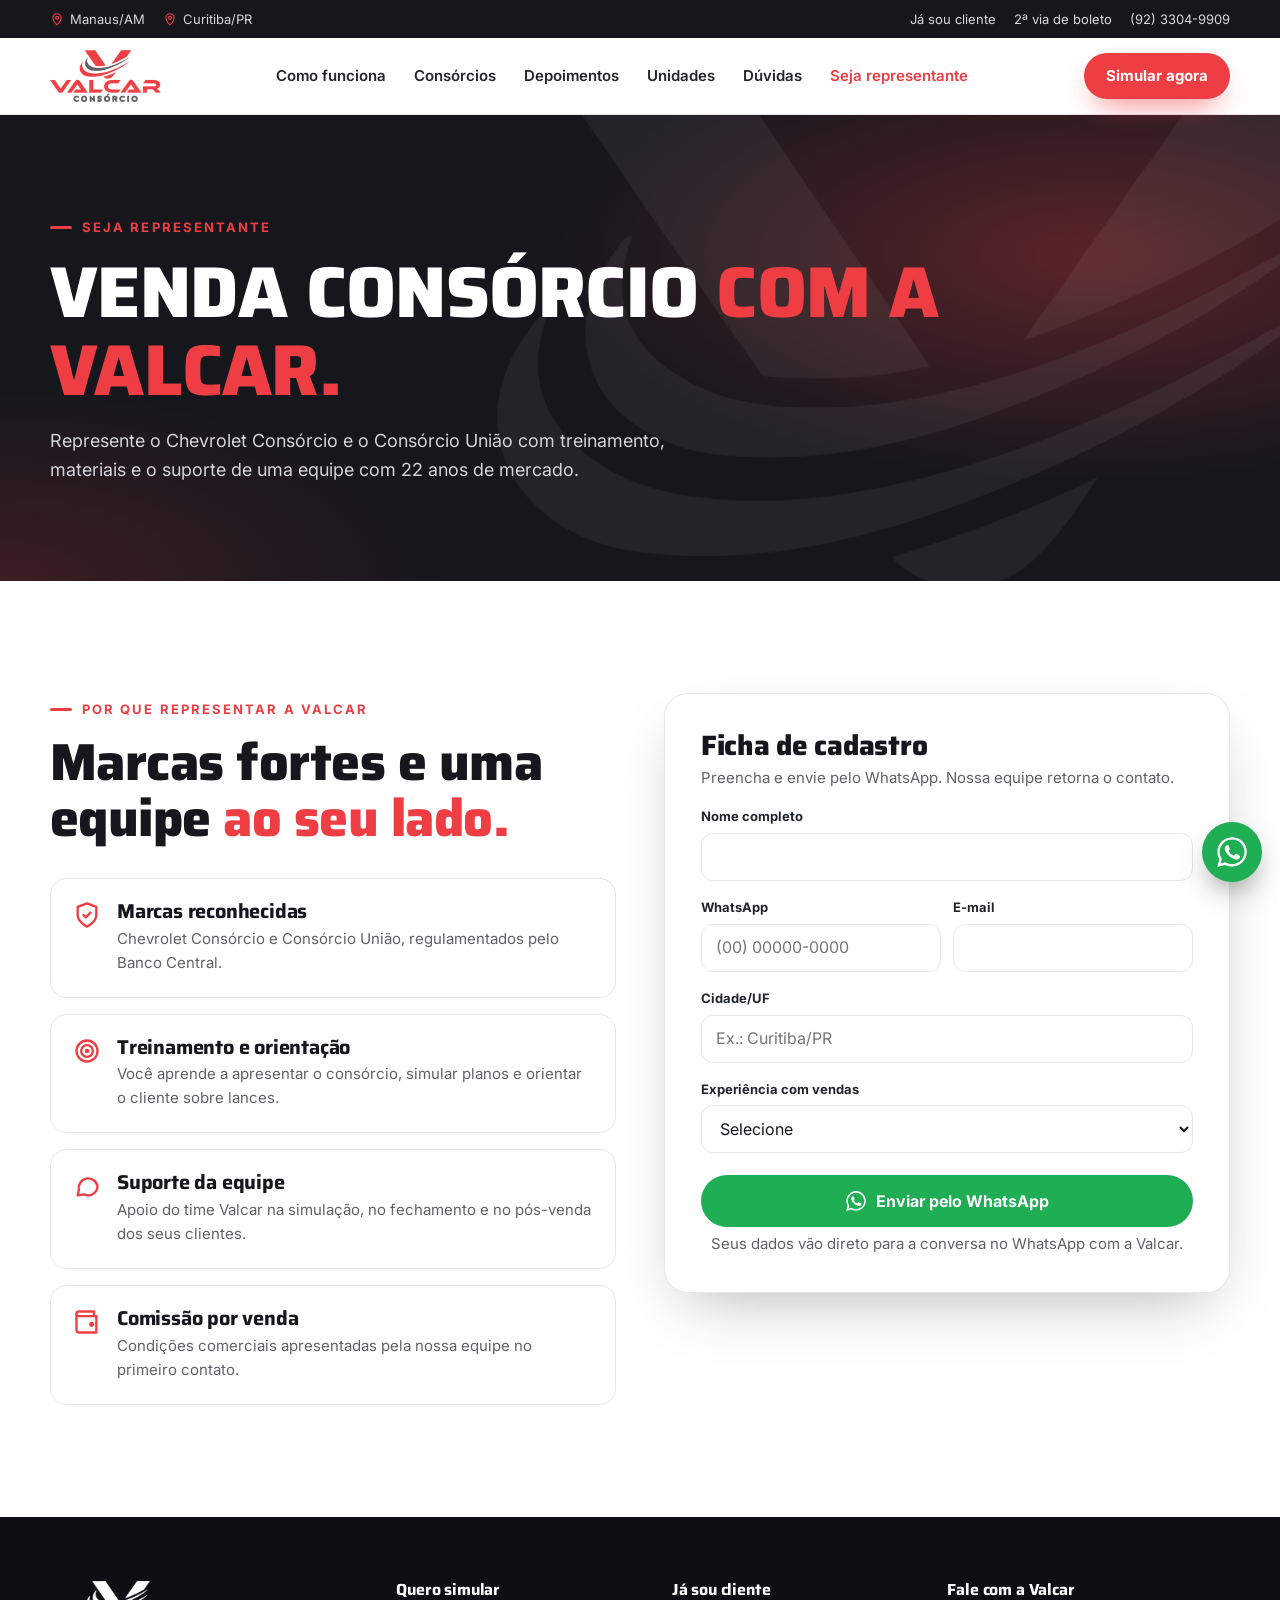
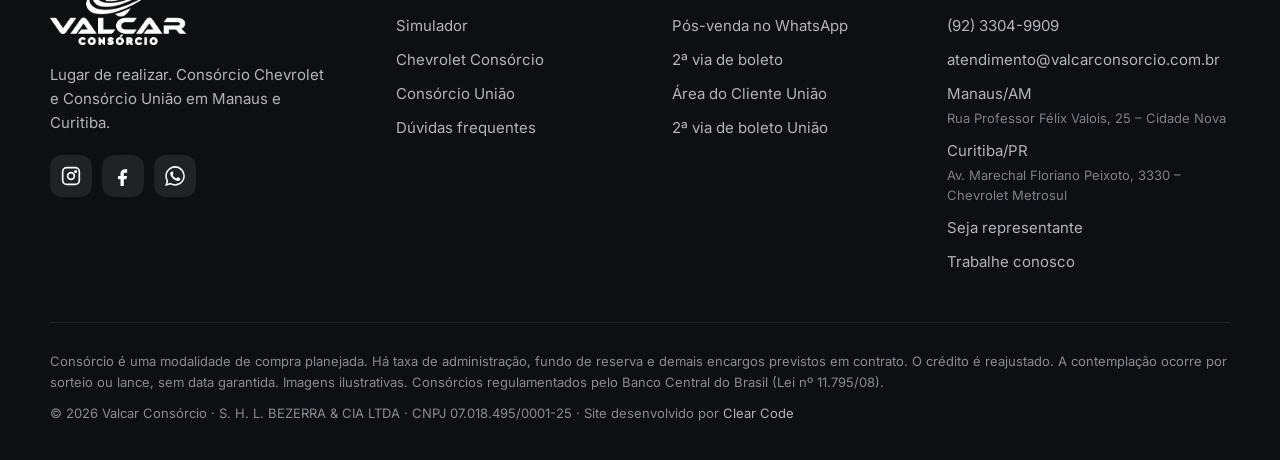
<file: representante.html>
<!doctype html>
<html lang="pt-BR">
<head>
  <meta charset="utf-8">
  <meta name="viewport" content="width=device-width, initial-scale=1">
  <title>Seja representante | Valcar Consórcio</title>
  <meta name="description" content="Seja representante da Valcar Consórcio: venda Chevrolet Consórcio e Consórcio União com o suporte de uma equipe com 22 anos de mercado.">
  <meta name="theme-color" content="#ee3e43">
  <link rel="canonical" href="https://consorciovalcar.com.br/representante.html">
  <link rel="icon" type="image/png" href="assets/img/favicon.png">
  <link rel="apple-touch-icon" href="assets/img/apple-touch-icon.png">
  <meta property="og:type" content="website">
  <meta property="og:locale" content="pt_BR">
  <meta property="og:title" content="Valcar Consórcio | Lugar de realizar">
  <meta property="og:description" content="Consórcio Chevrolet e Consórcio União em Manaus e Curitiba. Simule pelo WhatsApp, sem compromisso.">
  <meta property="og:url" content="https://consorciovalcar.com.br/">
  <meta property="og:image" content="https://consorciovalcar.com.br/assets/img/og-image.jpg">
  <meta name="twitter:card" content="summary_large_image">
  <link rel="preconnect" href="https://fonts.googleapis.com">
  <link rel="preconnect" href="https://fonts.gstatic.com" crossorigin>
  <link href="https://fonts.googleapis.com/css2?family=Inter:wght@400;500;600;700&family=Saira:wght@600;700;800&display=swap" rel="stylesheet">
  <link rel="stylesheet" href="assets/css/styles.css">
  </head>
<body>
  <svg width="0" height="0" style="position:absolute" aria-hidden="true">
    <defs>
      <symbol id="i-pin" viewBox="0 0 24 24" fill="none" stroke="currentColor" stroke-width="2" stroke-linecap="round" stroke-linejoin="round"><path d="M12 22s7-6.1 7-12a7 7 0 1 0-14 0c0 5.9 7 12 7 12z"/><circle cx="12" cy="10" r="2.5"/></symbol>
      <symbol id="i-phone" viewBox="0 0 24 24" fill="none" stroke="currentColor" stroke-width="2" stroke-linecap="round" stroke-linejoin="round"><path d="M22 16.9v3a2 2 0 0 1-2.2 2 19.8 19.8 0 0 1-8.6-3.1 19.5 19.5 0 0 1-6-6A19.8 19.8 0 0 1 2.1 4.2 2 2 0 0 1 4.1 2h3a2 2 0 0 1 2 1.7c.1 1 .4 1.9.7 2.8a2 2 0 0 1-.5 2.1L8 9.9a16 16 0 0 0 6 6l1.3-1.3a2 2 0 0 1 2.1-.4c.9.3 1.8.6 2.8.7a2 2 0 0 1 1.7 2z"/></symbol>
      <symbol id="i-mail" viewBox="0 0 24 24" fill="none" stroke="currentColor" stroke-width="2" stroke-linecap="round" stroke-linejoin="round"><rect x="2" y="4" width="20" height="16" rx="2"/><path d="m22 7-10 6L2 7"/></symbol>
      <symbol id="i-arrow" viewBox="0 0 24 24" fill="none" stroke="currentColor" stroke-width="2.4" stroke-linecap="round" stroke-linejoin="round"><path d="M5 12h14M13 6l6 6-6 6"/></symbol>
      <symbol id="i-check" viewBox="0 0 24 24" fill="none" stroke="currentColor" stroke-width="2.4" stroke-linecap="round" stroke-linejoin="round"><path d="M20 6 9 17l-5-5"/></symbol>
      <symbol id="i-star" viewBox="0 0 24 24" fill="currentColor"><path d="m12 2 3.1 6.3 6.9 1-5 4.9 1.2 6.8L12 17.8 5.8 21l1.2-6.8-5-4.9 6.9-1z"/></symbol>
      <symbol id="i-wa" viewBox="0 0 24 24" fill="currentColor"><path d="M17.5 14.4c-.3-.1-1.8-.9-2-1s-.5-.1-.7.1-.8 1-.9 1.2-.3.2-.6.1a8.2 8.2 0 0 1-4-3.5c-.3-.5.3-.5.9-1.6.1-.2 0-.4 0-.5l-.9-2.2c-.2-.6-.5-.5-.7-.5h-.6a1.1 1.1 0 0 0-.8.4 3.4 3.4 0 0 0-1 2.5 5.9 5.9 0 0 0 1.2 3.1 13.5 13.5 0 0 0 5.2 4.6c1.9.8 2.7.9 3.6.8a3.1 3.1 0 0 0 2-1.4 2.5 2.5 0 0 0 .2-1.4c-.1-.2-.3-.3-.6-.4zM12 21.8a9.9 9.9 0 0 1-5-1.4l-.4-.2-3.7 1 1-3.6-.2-.4a9.9 9.9 0 1 1 8.3 4.6zm8.4-18.3A11.8 11.8 0 0 0 1.9 17.8L.2 24l6.4-1.7A11.8 11.8 0 0 0 23.8 12a11.7 11.7 0 0 0-3.4-8.5z"/></symbol>
      <symbol id="i-ig" viewBox="0 0 24 24" fill="none" stroke="currentColor" stroke-width="2" stroke-linecap="round" stroke-linejoin="round"><rect x="2" y="2" width="20" height="20" rx="5"/><circle cx="12" cy="12" r="4"/><circle cx="17.5" cy="6.5" r=".8" fill="currentColor"/></symbol>
      <symbol id="i-fb" viewBox="0 0 24 24" fill="currentColor"><path d="M14 8h3V4h-3a5 5 0 0 0-5 5v3H6v4h3v8h4v-8h3l1-4h-4V9a1 1 0 0 1 1-1z"/></symbol>
      <symbol id="i-car" viewBox="0 0 24 24" fill="none" stroke="currentColor" stroke-width="2" stroke-linecap="round" stroke-linejoin="round"><path d="M5 17H3v-5l2-5h14l2 5v5h-2"/><path d="M3 12h18"/><circle cx="7.5" cy="17" r="2"/><circle cx="16.5" cy="17" r="2"/></symbol>
      <symbol id="i-moto" viewBox="0 0 24 24" fill="none" stroke="currentColor" stroke-width="2" stroke-linecap="round" stroke-linejoin="round"><circle cx="5.5" cy="16.5" r="3.5"/><circle cx="18.5" cy="16.5" r="3.5"/><path d="M5.5 16.5 9 10h5l4.5 6.5"/><path d="M14 10l-1-4h3"/></symbol>
      <symbol id="i-home" viewBox="0 0 24 24" fill="none" stroke="currentColor" stroke-width="2" stroke-linecap="round" stroke-linejoin="round"><path d="M3 10.5 12 3l9 7.5V21H3z"/><path d="M9 21v-6h6v6"/></symbol>
      <symbol id="i-tool" viewBox="0 0 24 24" fill="none" stroke="currentColor" stroke-width="2" stroke-linecap="round" stroke-linejoin="round"><path d="M14.7 6.3a4 4 0 0 0-5.4 5.4L3 18l3 3 6.3-6.3a4 4 0 0 0 5.4-5.4l-2.5 2.5-2.4-.6-.6-2.4z"/></symbol>
      <symbol id="i-percent" viewBox="0 0 24 24" fill="none" stroke="currentColor" stroke-width="2" stroke-linecap="round" stroke-linejoin="round"><path d="M19 5 5 19"/><circle cx="6.5" cy="6.5" r="2.5"/><circle cx="17.5" cy="17.5" r="2.5"/></symbol>
      <symbol id="i-wallet" viewBox="0 0 24 24" fill="none" stroke="currentColor" stroke-width="2" stroke-linecap="round" stroke-linejoin="round"><path d="M20 7H5a2 2 0 0 1 0-4h13v4"/><path d="M3 5v14a2 2 0 0 0 2 2h15V7"/><circle cx="16" cy="14" r="1.2" fill="currentColor"/></symbol>
      <symbol id="i-factory" viewBox="0 0 24 24" fill="none" stroke="currentColor" stroke-width="2" stroke-linecap="round" stroke-linejoin="round"><path d="M2 21V10l6 4V10l6 4V4h8v17z"/><path d="M6 17h2M11 17h2M16 17h2"/></symbol>
      <symbol id="i-target" viewBox="0 0 24 24" fill="none" stroke="currentColor" stroke-width="2" stroke-linecap="round" stroke-linejoin="round"><circle cx="12" cy="12" r="9"/><circle cx="12" cy="12" r="5"/><circle cx="12" cy="12" r="1" fill="currentColor"/></symbol>
      <symbol id="i-chat" viewBox="0 0 24 24" fill="none" stroke="currentColor" stroke-width="2" stroke-linecap="round" stroke-linejoin="round"><path d="M21 12a8 8 0 0 1-11.6 7.1L4 20l1-4.6A8 8 0 1 1 21 12z"/></symbol>
      <symbol id="i-shield" viewBox="0 0 24 24" fill="none" stroke="currentColor" stroke-width="2" stroke-linecap="round" stroke-linejoin="round"><path d="M12 22s8-4 8-10V5l-8-3-8 3v7c0 6 8 10 8 10z"/><path d="m9 12 2 2 4-4"/></symbol>
      <symbol id="i-gift" viewBox="0 0 24 24" fill="none" stroke="currentColor" stroke-width="2" stroke-linecap="round" stroke-linejoin="round"><rect x="3" y="8" width="18" height="4" rx="1"/><path d="M12 8v13M19 12v9H5v-9"/><path d="M7.5 8a2.5 2.5 0 0 1 0-5C11 3 12 8 12 8s1-5 4.5-5a2.5 2.5 0 0 1 0 5"/></symbol>
      <symbol id="i-menu" viewBox="0 0 24 24" fill="none" stroke="currentColor" stroke-width="2.2" stroke-linecap="round"><path d="M4 7h16M4 12h16M4 17h16"/></symbol>
    </defs>
  </svg>

  <div class="topbar">
    <div class="wrap">
      <div class="topbar__cities">
        <span><svg><use href="#i-pin"/></svg>Manaus/AM</span>
        <span><svg><use href="#i-pin"/></svg>Curitiba/PR</span>
      </div>
      <div class="topbar__links">
        <a href="https://wa.me/559233049909?text=Ol%C3%A1%21%20Sou%20cliente%20Valcar%20e%20preciso%20de%20ajuda%20com%20o%20meu%20cons%C3%B3rcio." target="_blank" rel="noopener">Já sou cliente</a>
        <a href="https://wa.me/559233049909?text=Ol%C3%A1%21%20Preciso%20da%202%C2%AA%20via%20do%20meu%20boleto." target="_blank" rel="noopener">2ª via de boleto</a>
        <a href="tel:+559233049909">(92) 3304-9909</a>
      </div>
    </div>
  </div>

  <header class="header">
    <div class="wrap">
      <a class="header__logo" href="index.html#topo" aria-label="Valcar Consórcio – início"><img src="assets/img/logo-valcar.png" alt="Valcar Consórcio" width="690" height="324"></a>
      <nav class="nav" aria-label="Menu principal">
        <a href="index.html#como">Como funciona</a>
        <a href="index.html#consorcios">Consórcios</a>
        <a href="index.html#depoimentos">Depoimentos</a>
        <a href="index.html#unidades">Unidades</a>
        <a href="index.html#duvidas">Dúvidas</a>
        <a href="representante.html" aria-current="page" style="color:var(--red)">Seja representante</a>
      </nav>
      <a class="btn btn--red" href="index.html#topo">Simular agora</a>
      <button class="menu-btn" type="button" aria-label="Abrir menu" aria-expanded="false"><svg><use href="#i-menu"/></svg></button>
    </div>
  </header>

  <main>
    <section class="page-hero">
      <div class="hero__bg" aria-hidden="true"><img class="hero__mark" src="assets/img/simbolo-branco.png" alt=""></div>
      <div class="wrap">
        <span class="eyebrow">Seja representante</span>
        <h1>Venda consórcio <span class="red">com a Valcar.</span></h1>
        <p>Represente o Chevrolet Consórcio e o Consórcio União com treinamento, materiais e o suporte de uma equipe com 22 anos de mercado.</p>
      </div>
    </section>

    <section class="section">
      <div class="wrap split">
        <div>
          <div class="section-head reveal" style="margin-bottom:32px">
            <span class="eyebrow">Por que representar a Valcar</span>
            <h2>Marcas fortes e uma equipe <span class="red">ao seu lado.</span></h2>
          </div>
          <div class="benefits">
            <div class="benefit reveal"><svg><use href="#i-shield"/></svg><div><h3>Marcas reconhecidas</h3><p>Chevrolet Consórcio e Consórcio União, regulamentados pelo Banco Central.</p></div></div>
            <div class="benefit reveal"><svg><use href="#i-target"/></svg><div><h3>Treinamento e orientação</h3><p>Você aprende a apresentar o consórcio, simular planos e orientar o cliente sobre lances.</p></div></div>
            <div class="benefit reveal"><svg><use href="#i-chat"/></svg><div><h3>Suporte da equipe</h3><p>Apoio do time Valcar na simulação, no fechamento e no pós-venda dos seus clientes.</p></div></div>
            <div class="benefit reveal"><svg><use href="#i-wallet"/></svg><div><h3>Comissão por venda</h3><p>Condições comerciais apresentadas pela nossa equipe no primeiro contato.</p></div></div>
          </div>
        </div>

        <form class="form-card reveal" id="form-representante" novalidate>
          <h2>Ficha de cadastro</h2>
          <p>Preencha e envie pelo WhatsApp. Nossa equipe retorna o contato.</p>
          <div class="field"><label for="rep-nome">Nome completo</label><input id="rep-nome" autocomplete="name" required></div>
          <div class="grid-2">
            <div class="field"><label for="rep-whats">WhatsApp</label><input id="rep-whats" type="tel" inputmode="tel" autocomplete="tel" required placeholder="(00) 00000-0000"></div>
            <div class="field"><label for="rep-email">E-mail</label><input id="rep-email" type="email" autocomplete="email" required></div>
          </div>
          <div class="field"><label for="rep-cidade">Cidade/UF</label><input id="rep-cidade" required placeholder="Ex.: Curitiba/PR"></div>
          <div class="field">
            <label for="rep-exp">Experiência com vendas</label>
            <select id="rep-exp" required>
              <option value="">Selecione</option>
              <option>Já vendo consórcio</option>
              <option>Tenho experiência em vendas</option>
              <option>Estou começando agora</option>
            </select>
          </div>
          <button class="btn btn--wa btn--block" type="submit" style="margin-top:22px"><svg><use href="#i-wa"/></svg>Enviar pelo WhatsApp</button>
          <p class="sim__note">Seus dados vão direto para a conversa no WhatsApp com a Valcar.</p>
        </form>
      </div>
    </section>
  </main>

  <footer class="footer">
    <div class="wrap">
      <div class="footer__top">
        <div class="footer__brand">
          <img src="assets/img/logo-valcar-branco.png" alt="Valcar Consórcio" width="690" height="324" loading="lazy">
          <p>Lugar de realizar. Consórcio Chevrolet e Consórcio União em Manaus e Curitiba.</p>
          <div class="social">
            <a href="https://www.instagram.com/valcarconsorcio" target="_blank" rel="noopener" aria-label="Instagram da Valcar"><svg><use href="#i-ig"/></svg></a>
            <a href="https://www.facebook.com/valcarconsorcio" target="_blank" rel="noopener" aria-label="Facebook da Valcar"><svg><use href="#i-fb"/></svg></a>
            <a href="https://wa.me/559233049909" target="_blank" rel="noopener" aria-label="WhatsApp da Valcar"><svg><use href="#i-wa"/></svg></a>
          </div>
        </div>
        <div>
          <h4>Quero simular</h4>
          <ul>
            <li><a href="index.html#topo">Simulador</a></li>
            <li><a href="index.html#consorcios">Chevrolet Consórcio</a></li>
            <li><a href="index.html#consorcios">Consórcio União</a></li>
            <li><a href="index.html#duvidas">Dúvidas frequentes</a></li>
          </ul>
        </div>
        <div>
          <h4>Já sou cliente</h4>
          <ul>
            <li><a href="https://wa.me/559233049909?text=Ol%C3%A1%21%20Sou%20cliente%20Valcar%20e%20preciso%20de%20ajuda%20com%20o%20meu%20cons%C3%B3rcio." target="_blank" rel="noopener">Pós-venda no WhatsApp</a></li>
            <li><a href="https://wa.me/559233049909?text=Ol%C3%A1%21%20Preciso%20da%202%C2%AA%20via%20do%20meu%20boleto." target="_blank" rel="noopener">2ª via de boleto</a></li>
            <li><a href="https://servicos.consorciouniao.com.br" target="_blank" rel="noopener">Área do Cliente União</a></li>
            <li><a href="https://servicos.consorciouniao.com.br/segunda-via-de-boletos" target="_blank" rel="noopener">2ª via de boleto União</a></li>
          </ul>
        </div>
        <div>
          <h4>Fale com a Valcar</h4>
          <ul>
            <li><a href="tel:+559233049909">(92) 3304-9909</a></li>
            <li><a href="mailto:atendimento@valcarconsorcio.com.br">atendimento@valcarconsorcio.com.br</a></li>
            <li>Manaus/AM<small>Rua Professor Félix Valois, 25 – Cidade Nova</small></li>
            <li>Curitiba/PR<small>Av. Marechal Floriano Peixoto, 3330 – Chevrolet Metrosul</small></li>
            <li><a href="representante.html">Seja representante</a></li>
            <li><a href="https://valcar.vagas.solides.com.br/" target="_blank" rel="noopener">Trabalhe conosco</a></li>
          </ul>
        </div>
      </div>
      <div class="footer__legal">
        <p>Consórcio é uma modalidade de compra planejada. Há taxa de administração, fundo de reserva e demais encargos previstos em contrato. O crédito é reajustado. A contemplação ocorre por sorteio ou lance, sem data garantida. Imagens ilustrativas. Consórcios regulamentados pelo Banco Central do Brasil (Lei nº 11.795/08).</p>
        <p>© <span data-year>2026</span> Valcar Consórcio · S. H. L. BEZERRA &amp; CIA LTDA · CNPJ 07.018.495/0001-25 · Site desenvolvido por <a href="https://clearcodeerl.com.br/" target="_blank" rel="noopener">Clear Code</a></p>
      </div>
    </div>
  </footer>

  <a class="wa-float" href="https://wa.me/559233049909?text=Ol%C3%A1%21%20Quero%20saber%20mais%20sobre%20cons%C3%B3rcio." target="_blank" rel="noopener" aria-label="Falar com a Valcar no WhatsApp"><svg><use href="#i-wa"/></svg></a>

  <script src="assets/js/main.js"></script>
</body>
</html>
</file>
<file: assets/css/styles.css>
:root {
  --red: #ee3e43;
  --red-dark: #c8262c;
  --red-soft: #fdecec;
  --ink: #15171c;
  --ink-2: #22252c;
  --gray: #5f6166;
  --muted: #8a8c92;
  --line: #e7e7ea;
  --soft: #f5f5f7;
  --white: #ffffff;
  --green-uniao: #47c35a;
  --blue-uniao: #2a3a8f;
  --radius: 18px;
  --shadow: 0 24px 60px -24px rgba(21, 23, 28, 0.35);
  --wrap: 1180px;
  --head: 'Saira', 'Inter', system-ui, sans-serif;
  --body: 'Inter', system-ui, -apple-system, 'Segoe UI', sans-serif;
}

*, *::before, *::after { box-sizing: border-box; }
html { scroll-behavior: smooth; scroll-padding-top: 84px; }
body {
  margin: 0;
  font-family: var(--body);
  font-size: 16px;
  line-height: 1.6;
  color: var(--ink);
  background: var(--white);
  -webkit-font-smoothing: antialiased;
}
img, video { max-width: 100%; display: block; }
a { color: inherit; }
h1, h2, h3, h4 { font-family: var(--head); line-height: 1.08; margin: 0; letter-spacing: -0.01em; }
p { margin: 0; }
button, input, select { font: inherit; }

.wrap { width: min(100% - 32px, var(--wrap)); margin-inline: auto; }
.section { padding: clamp(64px, 9vw, 112px) 0; }
.section--soft { background: var(--soft); }
.section--dark { background: var(--ink); color: var(--white); }

.eyebrow {
  display: inline-flex; align-items: center; gap: 10px;
  font-size: 13px; font-weight: 700; letter-spacing: 0.16em; text-transform: uppercase;
  color: var(--red);
}
.eyebrow::before { content: ''; width: 22px; height: 3px; border-radius: 3px; background: currentColor; }
.section-head { max-width: 680px; margin-bottom: clamp(36px, 5vw, 56px); }
.section-head h2 { font-size: clamp(32px, 4.6vw, 52px); font-weight: 800; margin-top: 14px; }
.section-head p { margin-top: 16px; font-size: 18px; color: var(--gray); }
.section--dark .section-head p { color: #c4c6cc; }
.center { text-align: center; margin-inline: auto; }
.red { color: var(--red); }

/* Buttons */
.btn {
  display: inline-flex; align-items: center; justify-content: center; gap: 10px;
  min-height: 52px; padding: 0 26px; border-radius: 999px; border: 0; cursor: pointer;
  font-weight: 700; font-size: 16px; text-decoration: none; white-space: nowrap;
  transition: transform .2s ease, background .2s ease, box-shadow .2s ease;
}
.btn:hover { transform: translateY(-2px); }
.btn--red { background: var(--red); color: var(--white); box-shadow: 0 14px 30px -12px rgba(238, 62, 67, .8); }
.btn--red:hover { background: var(--red-dark); }
.btn--ghost { background: transparent; color: inherit; border: 1.5px solid currentColor; }
.btn--white { background: var(--white); color: var(--red-dark); }
.btn--wa { background: #1fae54; color: var(--white); }
.btn--wa:hover { background: #18934a; }
.btn svg { width: 20px; height: 20px; flex: none; }
.btn--block { width: 100%; }

/* Header */
.topbar { background: var(--ink); color: #d6d7db; font-size: 13px; }
.topbar .wrap { display: flex; justify-content: space-between; align-items: center; gap: 16px; min-height: 38px; }
.topbar a { text-decoration: none; }
.topbar a:hover { color: var(--white); }
.topbar__cities { display: flex; gap: 18px; }
.topbar__cities span { display: inline-flex; align-items: center; gap: 6px; }
.topbar__cities svg { width: 14px; height: 14px; color: var(--red); }
.topbar__links { display: flex; gap: 18px; }

.header { position: sticky; top: 0; z-index: 50; background: rgba(255, 255, 255, .96); backdrop-filter: blur(10px); border-bottom: 1px solid var(--line); }
.header .wrap { display: flex; align-items: center; justify-content: space-between; gap: 24px; height: 76px; }
.header__logo img { height: 52px; width: auto; }
.nav { display: flex; align-items: center; gap: 28px; }
.nav a { text-decoration: none; font-weight: 600; font-size: 15px; color: var(--ink-2); }
.nav a:hover { color: var(--red); }
.header .btn { min-height: 46px; padding: 0 22px; font-size: 15px; }
.menu-btn { display: none; background: none; border: 0; width: 44px; height: 44px; cursor: pointer; color: var(--ink); }
.menu-btn svg { width: 28px; height: 28px; }

/* Hero */
.hero { position: relative; overflow: hidden; background: var(--ink); color: var(--white); }
.hero__bg { position: absolute; inset: 0; pointer-events: none; }
.hero__bg::before {
  content: ''; position: absolute; inset: 0;
  background: radial-gradient(60% 70% at 85% 30%, rgba(238, 62, 67, .32), transparent 70%),
              radial-gradient(50% 60% at 0% 100%, rgba(238, 62, 67, .18), transparent 70%);
}
.hero__mark { position: absolute; right: -6%; top: 50%; width: min(70vw, 860px); transform: translateY(-50%); opacity: .06; }
.hero__swoosh { position: absolute; left: -10%; bottom: -8%; width: 120%; height: 60%; }
.hero .wrap { position: relative; display: grid; grid-template-columns: 1.1fr .9fr; gap: 56px; align-items: center; padding: clamp(56px, 8vw, 104px) 0; }
.hero__tag { display: inline-flex; align-items: center; gap: 10px; padding: 8px 16px; border-radius: 999px; background: rgba(255, 255, 255, .08); border: 1px solid rgba(255, 255, 255, .14); font-size: 14px; font-weight: 600; }
.hero__tag b { color: var(--red); }
.hero h1 { margin-top: 24px; font-size: clamp(48px, 7.4vw, 92px); font-weight: 800; text-transform: uppercase; letter-spacing: -0.02em; }
.hero h1 em { font-style: normal; color: var(--red); }
.hero__lead { margin-top: 24px; max-width: 540px; font-size: clamp(17px, 1.6vw, 20px); color: #d3d4d9; }
.hero__actions { display: flex; flex-wrap: wrap; gap: 14px; margin-top: 34px; }
.hero__brands { display: flex; flex-wrap: wrap; align-items: center; gap: 12px 22px; margin-top: 40px; font-size: 14px; color: #a9abb2; }
.hero__brands strong { color: var(--white); font-weight: 600; }
.hero__brands i { width: 4px; height: 4px; border-radius: 50%; background: var(--red); }

/* Simulator */
.sim { background: var(--white); color: var(--ink); border-radius: 24px; padding: clamp(22px, 3vw, 32px); box-shadow: 0 40px 80px -30px rgba(0, 0, 0, .7); }
.sim h2 { font-size: 28px; font-weight: 800; }
.sim > p { margin-top: 6px; color: var(--gray); font-size: 15px; }
.sim__tabs { display: grid; grid-template-columns: 1fr 1fr; gap: 6px; padding: 6px; margin-top: 20px; background: var(--soft); border-radius: 14px; }
.sim__tab { border: 0; background: transparent; border-radius: 10px; min-height: 44px; font-weight: 700; font-size: 15px; color: var(--gray); cursor: pointer; }
.sim__tab[aria-selected='true'] { background: var(--white); color: var(--ink); box-shadow: 0 6px 16px -8px rgba(0, 0, 0, .3); }
.sim__tab[data-brand='uniao'][aria-selected='true'] { color: var(--blue-uniao); }
.field { display: grid; gap: 6px; margin-top: 16px; }
.field label, .field .label { font-size: 13px; font-weight: 700; color: var(--ink-2); }
.field input, .field select {
  width: 100%; min-height: 48px; padding: 0 14px; border-radius: 12px; border: 1.5px solid var(--line);
  background: var(--white); color: var(--ink); outline: none; transition: border-color .2s;
}
.field input:focus, .field select:focus { border-color: var(--red); }
.chips { display: flex; flex-wrap: wrap; gap: 8px; }
.chip { border: 1.5px solid var(--line); background: var(--white); border-radius: 999px; padding: 8px 16px; font-weight: 600; font-size: 14px; cursor: pointer; color: var(--ink-2); }
.chip[aria-pressed='true'] { border-color: var(--green-uniao); background: #eaf8ec; color: #1f7a2e; }
.range-row { display: flex; justify-content: space-between; align-items: baseline; }
.range-value { font-family: var(--head); font-size: 26px; font-weight: 800; color: var(--ink); }
input[type='range'] { -webkit-appearance: none; appearance: none; height: 6px; padding: 0; min-height: 0; border: 0; border-radius: 6px; background: linear-gradient(to right, var(--red) var(--p, 20%), var(--line) var(--p, 20%)); }
input[type='range']::-webkit-slider-thumb { -webkit-appearance: none; width: 24px; height: 24px; border-radius: 50%; background: var(--white); border: 6px solid var(--red); cursor: pointer; box-shadow: 0 4px 10px rgba(0, 0, 0, .25); }
input[type='range']::-moz-range-thumb { width: 14px; height: 14px; border-radius: 50%; background: var(--white); border: 6px solid var(--red); cursor: pointer; }
.range-limits { display: flex; justify-content: space-between; font-size: 12px; color: var(--muted); }
.grid-2 { display: grid; grid-template-columns: 1fr 1fr; gap: 0 12px; }
.sim .btn { margin-top: 22px; }
.sim__note { margin-top: 12px; font-size: 12px; color: var(--muted); text-align: center; line-height: 1.5; }
[hidden] { display: none !important; }

/* Stats */
.stats { background: var(--red); color: var(--white); }
.stats .wrap { display: grid; grid-template-columns: repeat(4, 1fr); }
.stat { padding: 34px 24px; border-left: 1px solid rgba(255, 255, 255, .25); }
.stat:first-child { border-left: 0; padding-left: 0; }
.stat strong { display: block; font-family: var(--head); font-size: clamp(34px, 4vw, 48px); font-weight: 800; line-height: 1; }
.stat span { display: block; margin-top: 10px; font-size: 15px; line-height: 1.4; color: #ffe3e4; }

/* Steps */
.steps { display: grid; grid-template-columns: repeat(3, 1fr); gap: 24px; counter-reset: step; }
.step { position: relative; padding: 32px; border-radius: var(--radius); background: var(--white); border: 1px solid var(--line); }
.step__n { width: 52px; height: 52px; border-radius: 14px; display: grid; place-items: center; background: var(--red-soft); color: var(--red); font-family: var(--head); font-weight: 800; font-size: 24px; }
.step h3 { margin-top: 22px; font-size: 24px; font-weight: 700; }
.step p { margin-top: 10px; color: var(--gray); }

/* Brands / consórcios */
.brand-block { display: grid; grid-template-columns: 340px 1fr; gap: 48px; padding: clamp(28px, 4vw, 48px); border-radius: 28px; background: var(--white); border: 1px solid var(--line); box-shadow: var(--shadow); }
.brand-block + .brand-block { margin-top: 28px; }
.brand-block__intro h3 { font-size: 30px; font-weight: 800; margin-top: 14px; }
.brand-block__intro p { margin-top: 12px; color: var(--gray); }
.brand-block__intro .btn { margin-top: 24px; }
.badge { display: inline-flex; align-items: center; gap: 8px; padding: 6px 14px; border-radius: 999px; font-size: 13px; font-weight: 700; }
.badge--red { background: var(--red-soft); color: var(--red-dark); }
.badge--green { background: #eaf8ec; color: #1f7a2e; }
.models { display: grid; grid-template-columns: repeat(auto-fill, minmax(150px, 1fr)); gap: 12px; align-content: start; }
.brand-block--stack { grid-template-columns: 1fr; gap: 32px; }
.brand-block--stack .brand-block__intro { display: grid; grid-template-columns: 1fr auto; column-gap: 32px; align-items: end; }
.brand-block--stack .brand-block__intro > .badge { grid-column: 1 / -1; justify-self: start; }
.brand-block--stack .brand-block__intro .btn { grid-column: 2; grid-row: 2 / span 2; margin-top: 0; }
.brand-block > * { min-width: 0; }
.models-slider { position: relative; min-width: 0; margin-inline: calc(-1 * clamp(28px, 4vw, 48px)); }
.brand-block--stack .models {
  display: flex; gap: 20px; overflow-x: auto; padding: 8px clamp(28px, 4vw, 48px) 16px;
  scrollbar-width: none; cursor: grab; user-select: none; -webkit-user-select: none;
  -webkit-mask-image: linear-gradient(90deg, transparent, #000 6%, #000 94%, transparent);
  mask-image: linear-gradient(90deg, transparent, #000 6%, #000 94%, transparent);
}
.brand-block--stack .models::-webkit-scrollbar { display: none; }
.brand-block--stack .models.is-dragging { cursor: grabbing; }
.brand-block--stack .models.is-dragging .model { pointer-events: none; }
.brand-block--stack .model { flex: 0 0 280px; }
.models img { -webkit-user-drag: none; }
.slider-nav { position: absolute; top: 42%; transform: translateY(-50%); width: 46px; height: 46px; border-radius: 50%; border: 1px solid var(--line); background: var(--white); color: var(--ink); display: grid; place-items: center; cursor: pointer; box-shadow: 0 10px 24px -12px rgba(0,0,0,.4); z-index: 2; transition: background .2s, color .2s; }
.slider-nav:hover { background: var(--red); color: var(--white); border-color: var(--red); }
.slider-nav svg { width: 20px; height: 20px; }
.slider-nav--prev { left: 12px; }
.slider-nav--next { right: 12px; }
.models-help { margin-top: 4px; color: var(--gray); font-size: 15px; }
.models-help a { color: var(--red-dark); font-weight: 700; text-decoration: none; display: inline-flex; align-items: center; gap: 6px; }
.models-help svg { width: 16px; height: 16px; }
.model {
  display: flex; flex-direction: column; padding: 0; overflow: hidden;
  border-radius: 16px; border: 1.5px solid var(--line); background: var(--white); cursor: pointer;
  color: var(--ink); text-align: left; transition: border-color .2s, transform .2s, box-shadow .2s;
}
.model img { width: 100%; height: auto; aspect-ratio: 16 / 10; object-fit: contain; padding: 8px 10px 0; transition: transform .35s ease; }
.model__name { display: flex; align-items: center; justify-content: space-between; gap: 10px; padding: 12px 18px 16px; font-family: var(--head); font-weight: 700; font-size: 20px; }
.model__cta { display: inline-flex; align-items: center; gap: 6px; font-family: var(--body); font-size: 13px; font-weight: 700; color: var(--red); }
.model svg { width: 16px; height: 16px; flex: none; transition: transform .2s; }
.model:hover { border-color: var(--red); transform: translateY(-3px); box-shadow: 0 18px 40px -22px rgba(21, 23, 28, .45); }
.model--help { justify-content: center; gap: 10px; padding: 22px; text-decoration: none; background: var(--red-soft); border-color: #f7c9cb; }
.model__help-title { font-family: var(--head); font-weight: 800; font-size: 21px; line-height: 1.15; }
.model__help-text { font-size: 14px; color: var(--gray); line-height: 1.45; }
.model--help .model__cta { display: inline-flex; }
.model:hover img { transform: scale(1.04); }
.model:hover svg { transform: translateX(3px); }
.uniao-logo { height: 54px; width: auto; }
.products { display: grid; grid-template-columns: repeat(2, 1fr); gap: 14px; }
.product { display: flex; gap: 16px; align-items: flex-start; padding: 22px; border-radius: 16px; border: 1.5px solid var(--line); background: var(--white); cursor: pointer; text-align: left; transition: border-color .2s, transform .2s; color: var(--ink); }
.product:hover { border-color: var(--green-uniao); transform: translateY(-2px); }
.product__icon { width: 50px; height: 50px; border-radius: 14px; display: grid; place-items: center; background: #eaf8ec; color: #1f7a2e; flex: none; }
.product__icon svg { width: 26px; height: 26px; }
.product__title { display: block; font-family: var(--head); font-size: 20px; font-weight: 700; line-height: 1.2; }
.product__text { display: block; margin-top: 4px; font-size: 14px; color: var(--gray); line-height: 1.5; }
.uniao-facts { display: flex; flex-wrap: wrap; gap: 8px 20px; margin-top: 18px; font-size: 13px; color: var(--gray); }
.uniao-facts span { display: inline-flex; align-items: center; gap: 6px; }
.uniao-facts svg { width: 16px; height: 16px; color: var(--green-uniao); }

/* Why */
.why { display: grid; grid-template-columns: repeat(3, 1fr); gap: 20px; }
.why__item { padding: 28px; border-radius: var(--radius); background: var(--ink-2); border: 1px solid rgba(255, 255, 255, .08); }
.why__item svg { width: 34px; height: 34px; color: var(--red); }
.why__item h3 { margin-top: 18px; font-size: 22px; font-weight: 700; }
.why__item p { margin-top: 8px; color: #b9bbc2; font-size: 15px; }
.legal-note { margin-top: 28px; font-size: 14px; color: #9a9ca3; max-width: 760px; }

/* Testimonials */
.testi { display: grid; grid-template-columns: 380px 1fr; gap: 48px; align-items: center; }
.video-card { position: relative; border-radius: 28px; overflow: hidden; background: #000; box-shadow: var(--shadow); aspect-ratio: 9 / 16; max-height: 680px; }
.video-card video { width: 100%; height: 100%; object-fit: cover; }
.video-card__label { position: absolute; left: 16px; top: 16px; padding: 6px 12px; border-radius: 999px; background: rgba(0, 0, 0, .55); color: var(--white); font-size: 13px; font-weight: 600; pointer-events: none; }
.quotes { display: grid; gap: 18px; }
.quote { padding: 28px; border-radius: var(--radius); background: var(--white); border: 1px solid var(--line); }
.stars { display: flex; gap: 3px; color: #f5b301; }
.stars svg { width: 18px; height: 18px; }
.quote blockquote { margin: 14px 0 0; font-size: 17px; line-height: 1.6; color: var(--ink-2); }
.quote footer { display: flex; align-items: center; gap: 12px; margin-top: 18px; }
.avatar { width: 44px; height: 44px; border-radius: 50%; display: grid; place-items: center; background: var(--red); color: var(--white); font-family: var(--head); font-weight: 800; }
.quote footer strong { display: block; font-size: 15px; }
.quote footer span { font-size: 13px; color: var(--muted); }

/* Units */
.units { display: grid; grid-template-columns: 1fr 1fr; gap: 24px; }
.unit { border-radius: 24px; overflow: hidden; background: var(--white); border: 1px solid var(--line); box-shadow: var(--shadow); display: flex; flex-direction: column; }
.unit__map { aspect-ratio: 16 / 9; background: var(--soft); }
.unit__map iframe { width: 100%; height: 100%; border: 0; display: block; }
.unit__body { padding: 28px; display: flex; flex-direction: column; gap: 14px; flex: 1; }
.unit__city { display: flex; align-items: center; justify-content: space-between; gap: 12px; }
.unit__city h3 { font-size: 30px; font-weight: 800; }
.unit__city span { font-size: 13px; font-weight: 700; color: var(--red-dark); background: var(--red-soft); padding: 6px 12px; border-radius: 999px; }
.unit__line { display: flex; gap: 12px; color: var(--gray); }
.unit__line svg { width: 20px; height: 20px; flex: none; margin-top: 3px; color: var(--red); }
.unit__line a { text-decoration: none; font-weight: 600; color: var(--ink); }
.unit__actions { display: flex; flex-wrap: wrap; gap: 10px; margin-top: auto; padding-top: 8px; }
.unit__actions .btn { min-height: 46px; font-size: 15px; padding: 0 20px; }

/* Campaign */
.campaign { position: relative; overflow: hidden; border-radius: 28px; background: linear-gradient(120deg, var(--red-dark), var(--red)); color: var(--white); padding: clamp(32px, 5vw, 64px); display: grid; grid-template-columns: 1.2fr .8fr; gap: 32px; align-items: center; }
.campaign__mark { position: absolute; right: -40px; bottom: -60px; width: 460px; opacity: .14; }
.campaign .eyebrow { color: var(--white); }
.campaign h2 { margin-top: 14px; font-size: clamp(34px, 4.6vw, 56px); font-weight: 800; text-transform: uppercase; }
.campaign p { margin-top: 16px; font-size: 18px; color: #ffe3e4; max-width: 560px; }
.campaign__box { position: relative; padding: 28px; border-radius: 20px; background: rgba(0, 0, 0, .18); border: 1px solid rgba(255, 255, 255, .25); }
.campaign__box strong { font-family: var(--head); font-size: 22px; display: block; }
.campaign__box ul { margin: 14px 0 0; padding: 0; list-style: none; display: grid; gap: 10px; }
.campaign__box li { display: flex; gap: 10px; font-size: 15px; }
.campaign__box li svg { width: 20px; height: 20px; flex: none; margin-top: 2px; }
.campaign__box a { color: var(--white); font-weight: 700; }

/* FAQ */
.faq { display: grid; gap: 12px; max-width: 860px; margin-inline: auto; }
.faq details { border-radius: 16px; background: var(--white); border: 1px solid var(--line); padding: 0 24px; }
.faq summary { list-style: none; cursor: pointer; display: flex; align-items: center; justify-content: space-between; gap: 16px; padding: 22px 0; font-family: var(--head); font-weight: 700; font-size: 19px; }
.faq summary::-webkit-details-marker { display: none; }
.faq summary::after { content: '+'; flex: none; width: 32px; height: 32px; border-radius: 50%; display: grid; place-items: center; background: var(--red-soft); color: var(--red); font-size: 22px; transition: transform .2s; }
.faq details[open] summary::after { transform: rotate(45deg); }
.faq details p { padding-bottom: 22px; color: var(--gray); }

/* Join */
.join { display: grid; grid-template-columns: 1fr 1fr; gap: 24px; }
.join__card { padding: clamp(28px, 4vw, 44px); border-radius: 24px; background: var(--ink); color: var(--white); display: flex; flex-direction: column; gap: 14px; align-items: flex-start; }
.join__card--light { background: var(--soft); color: var(--ink); border: 1px solid var(--line); }
.join__card h3 { font-size: 30px; font-weight: 800; }
.join__card p { color: #c4c6cc; }
.join__card--light p { color: var(--gray); }
.join__card .btn { margin-top: 8px; }

/* CTA */
.cta { text-align: center; }
.cta h2 { font-size: clamp(36px, 5.4vw, 64px); font-weight: 800; text-transform: uppercase; }
.cta p { margin: 18px auto 0; max-width: 560px; font-size: 18px; color: #c4c6cc; }
.cta .hero__actions { justify-content: center; }

/* Footer */
.footer { background: #0e0f13; color: #b3b5bc; font-size: 15px; }
.footer__top { display: grid; grid-template-columns: 1.3fr 1fr 1fr 1.2fr; gap: 40px; padding: 64px 0 48px; }
.footer__brand img { height: 64px; width: auto; }
.footer__brand p { margin-top: 18px; max-width: 280px; }
.social { display: flex; gap: 10px; margin-top: 20px; }
.social a { width: 42px; height: 42px; border-radius: 12px; display: grid; place-items: center; background: rgba(255, 255, 255, .08); color: var(--white); }
.social a:hover { background: var(--red); }
.social svg { width: 20px; height: 20px; }
.footer h4 { color: var(--white); font-size: 16px; font-weight: 700; margin-bottom: 16px; }
.footer ul { list-style: none; margin: 0; padding: 0; display: grid; gap: 10px; }
.footer a { text-decoration: none; }
.footer a:hover { color: var(--white); }
.footer small { display: block; margin-top: 2px; color: #7f818a; font-size: 13px; }
.footer__legal { border-top: 1px solid rgba(255, 255, 255, .08); padding: 28px 0 36px; font-size: 13px; line-height: 1.6; color: #8a8c94; display: grid; gap: 10px; }
.footer__legal a { color: #b3b5bc; }

/* WhatsApp float */
.wa-float { position: fixed; right: 18px; bottom: 18px; z-index: 60; width: 60px; height: 60px; border-radius: 50%; display: grid; place-items: center; background: #1fae54; color: var(--white); box-shadow: 0 14px 30px -10px rgba(0, 0, 0, .5); transition: transform .2s; }
.wa-float:hover { transform: scale(1.06); }
.wa-float svg { width: 30px; height: 30px; }

/* Page hero (internal pages) */
.page-hero { background: var(--ink); color: var(--white); position: relative; overflow: hidden; }
.page-hero .wrap { position: relative; padding: clamp(56px, 8vw, 96px) 0; }
.page-hero h1 { font-size: clamp(40px, 6vw, 72px); font-weight: 800; text-transform: uppercase; margin-top: 16px; }
.page-hero p { margin-top: 18px; max-width: 620px; font-size: 18px; color: #d3d4d9; }
.split { display: grid; grid-template-columns: 1fr 1fr; gap: 48px; align-items: start; }
.benefits { display: grid; gap: 16px; }
.benefit { display: flex; gap: 16px; padding: 22px; border-radius: 16px; border: 1px solid var(--line); }
.benefit svg { width: 28px; height: 28px; color: var(--red); flex: none; }
.benefit h3 { font-size: 20px; font-weight: 700; }
.benefit p { margin-top: 4px; color: var(--gray); font-size: 15px; }
.form-card { padding: clamp(24px, 3vw, 36px); border-radius: 24px; background: var(--white); border: 1px solid var(--line); box-shadow: var(--shadow); position: sticky; top: 100px; }
.form-card h2 { font-size: 28px; font-weight: 800; }
.form-card > p { margin-top: 6px; color: var(--gray); font-size: 15px; }

/* Reveal */
.reveal { opacity: 0; transform: translateY(24px); transition: opacity .7s ease, transform .7s ease; }
.reveal.is-in { opacity: 1; transform: none; }
@media (prefers-reduced-motion: reduce) { .reveal { opacity: 1; transform: none; transition: none; } html { scroll-behavior: auto; } }

/* Responsive */
@media (max-width: 1080px) {
  .nav { display: none; }
  .menu-btn { display: inline-grid; place-items: center; }
  .nav.is-open { display: flex; position: absolute; top: 76px; left: 0; right: 0; flex-direction: column; align-items: stretch; gap: 0; background: var(--white); border-bottom: 1px solid var(--line); padding: 8px 16px 16px; box-shadow: 0 20px 40px -20px rgba(0, 0, 0, .3); }
  .nav.is-open a { padding: 14px 4px; border-bottom: 1px solid var(--line); }
  .hero .wrap { grid-template-columns: 1fr; gap: 40px; }
  .brand-block { grid-template-columns: 1fr; gap: 28px; }
  .testi { grid-template-columns: 1fr; }
  .video-card { max-width: 380px; margin-inline: auto; width: 100%; }
  .footer__top { grid-template-columns: 1fr 1fr; }
  .campaign { grid-template-columns: 1fr; }
  .split { grid-template-columns: 1fr; }
  .form-card { position: static; }
}
@media (max-width: 820px) {
  .stats .wrap { grid-template-columns: 1fr 1fr; }
  .stat { padding: 26px 0 26px 20px; }
  .stat:nth-child(odd) { border-left: 0; padding-left: 0; }
  .stat:nth-child(-n + 2) { border-bottom: 1px solid rgba(255, 255, 255, .25); }
  .steps, .why, .units, .join { grid-template-columns: 1fr; }
  .brand-block--stack .brand-block__intro { grid-template-columns: 1fr; }
  .brand-block--stack .brand-block__intro .btn { grid-column: 1; grid-row: auto; margin-top: 20px; justify-self: start; }
  .products { grid-template-columns: 1fr; }
  .topbar__links { display: none; }
}
@media (max-width: 560px) {
  .header .wrap { height: 68px; }
  .header__logo img { height: 42px; }
  .header .btn { display: none; }
  .nav.is-open { top: 68px; }
  .topbar__cities { gap: 12px; font-size: 12px; }
  .hero__actions .btn { width: 100%; }
  .grid-2 { grid-template-columns: 1fr; }
  .footer__top { grid-template-columns: 1fr; }
  .brand-block--stack .models { gap: 12px; }
  .brand-block--stack .model { flex-basis: 210px; }
  .slider-nav { display: none; }
  .model__name { font-size: 16px; padding: 8px 12px 12px; }
  .model__cta { display: none; }
  .model--help { padding: 14px; gap: 6px; }
  .model__help-title { font-size: 17px; }
  .model__help-text { font-size: 13px; }
  .model--help .model__cta { font-size: 12px; }
  .faq summary { font-size: 17px; }
}
</file>
